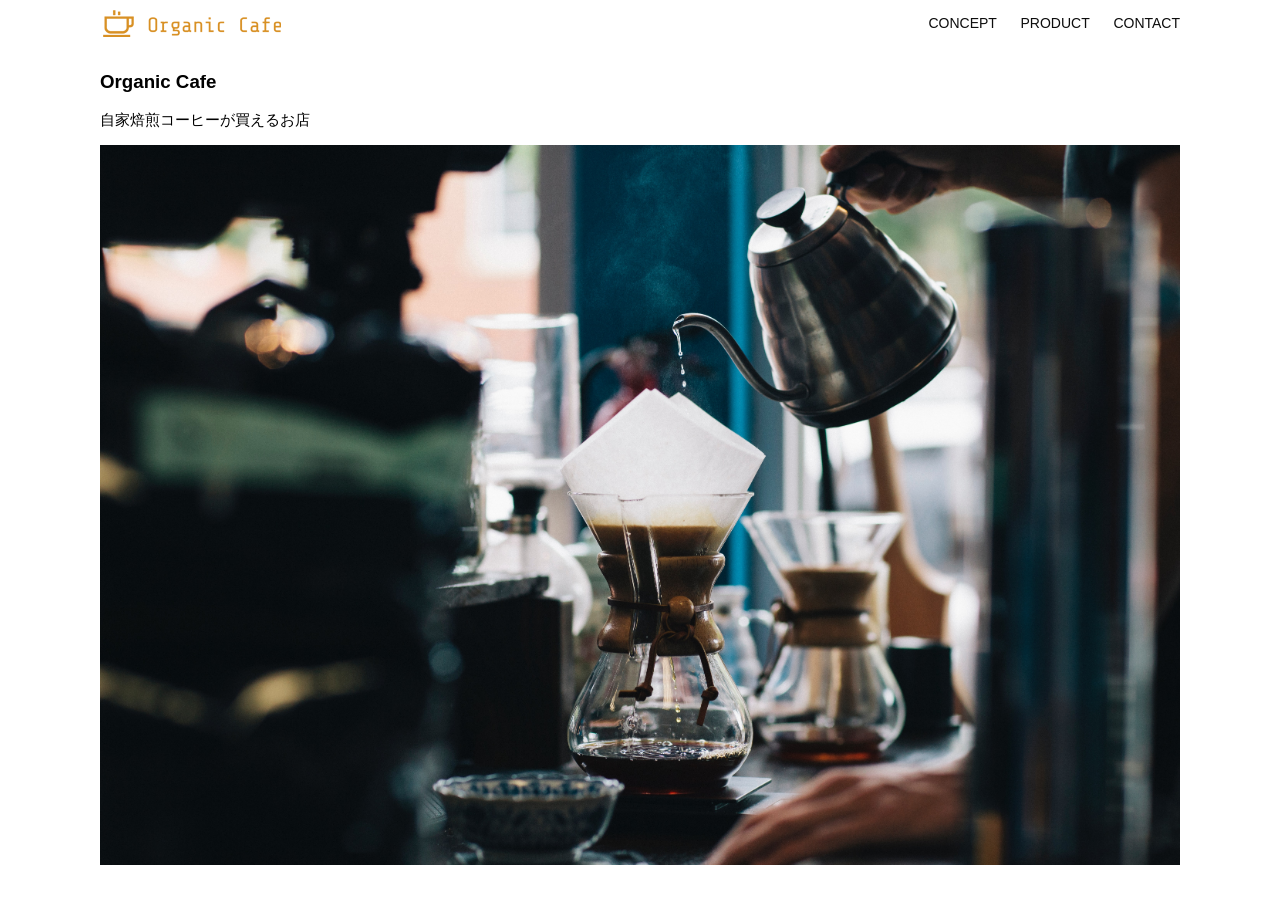
<file: kadai_013/index.html>
<!DOCTYPE html>
<html>
  <head>
    <title>Organic Cafe</title>
    <meta charset="UTF-8" />
    <meta
      name="description"
      content="自家焙煎のコーヒーがお家で楽しめるOrganic Cafe"
    />
    <meta
      name="viewport"
      content="width=device-width, initial-scale=1.0"
    />
    <link rel="stylesheet" href="style.css" />
  </head>

  <body>
    <!-- ヘッダー -->
    <header>
      <!-- ロゴ -->
      <a href="index.html" id="logo">
        <img src="images/logo.png" alt="トップページに戻る" />
      </a>

      <!-- PC用ナビゲーション -->
      <nav id="nav-pc">
        <a href="index.html#concept">CONCEPT</a>
        <a href="index.html#product">PRODUCT</a>
        <a href="index.html#contact">CONTACT</a>
      </nav>

      <!-- スマホ用メニューボタン -->
      <img
        id="menu-sp"
        src="images/button-menu.png"
        alt="ナビゲーションを開く"
        onclick="document.getElementById('nav-sp').style.display = 'block'"
      />

      <!-- スマホ用ナビゲーション -->
      <nav id="nav-sp">
        <ul>
          <li>
            <img
              id="close"
              src="images/button-close.png"
              alt="ナビゲーションを閉じる"
              onclick="document.getElementById('nav-sp').style.display = 'none'"
            />
          </li>

          <li>
            <a
              id="logo-sp"
              href="index.html"
              onclick="document.getElementById('nav-sp').style.display = 'none'"
            >
              <img src="images/logo-sp.png" alt="トップページに戻る" />
            </a>
          </li>

          <li>
            <a
              class="menu"
              href="index.html#concept"
              onclick="document.getElementById('nav-sp').style.display = 'none'"
            >
              CONCEPT
            </a>
          </li>

          <li>
            <a
              class="menu"
              href="index.html#product"
              onclick="document.getElementById('nav-sp').style.display = 'none'"
            >
              PRODUCT
            </a>
          </li>

          <li>
            <a
              class="menu"
              href="index.html#contact"
              onclick="document.getElementById('nav-sp').style.display = 'none'"
            >
              CONTACT
            </a>
          </li>
        </ul>
      </nav>
    </header>

    <main>
      <article>
        <!-- メインビジュアル -->
        <section id="main-visual">
          <div id="main-message">
            <h1>Organic Cafe</h1>
            <p>自家焙煎コーヒーが買えるお店</p>
          </div>

          <img
            src="images/main-image.jpg"
            alt="コーヒーをハンドドリップで淹れる画像"
          />
        </section>
      </article>
    </main>
  </body>
</html>
</file>
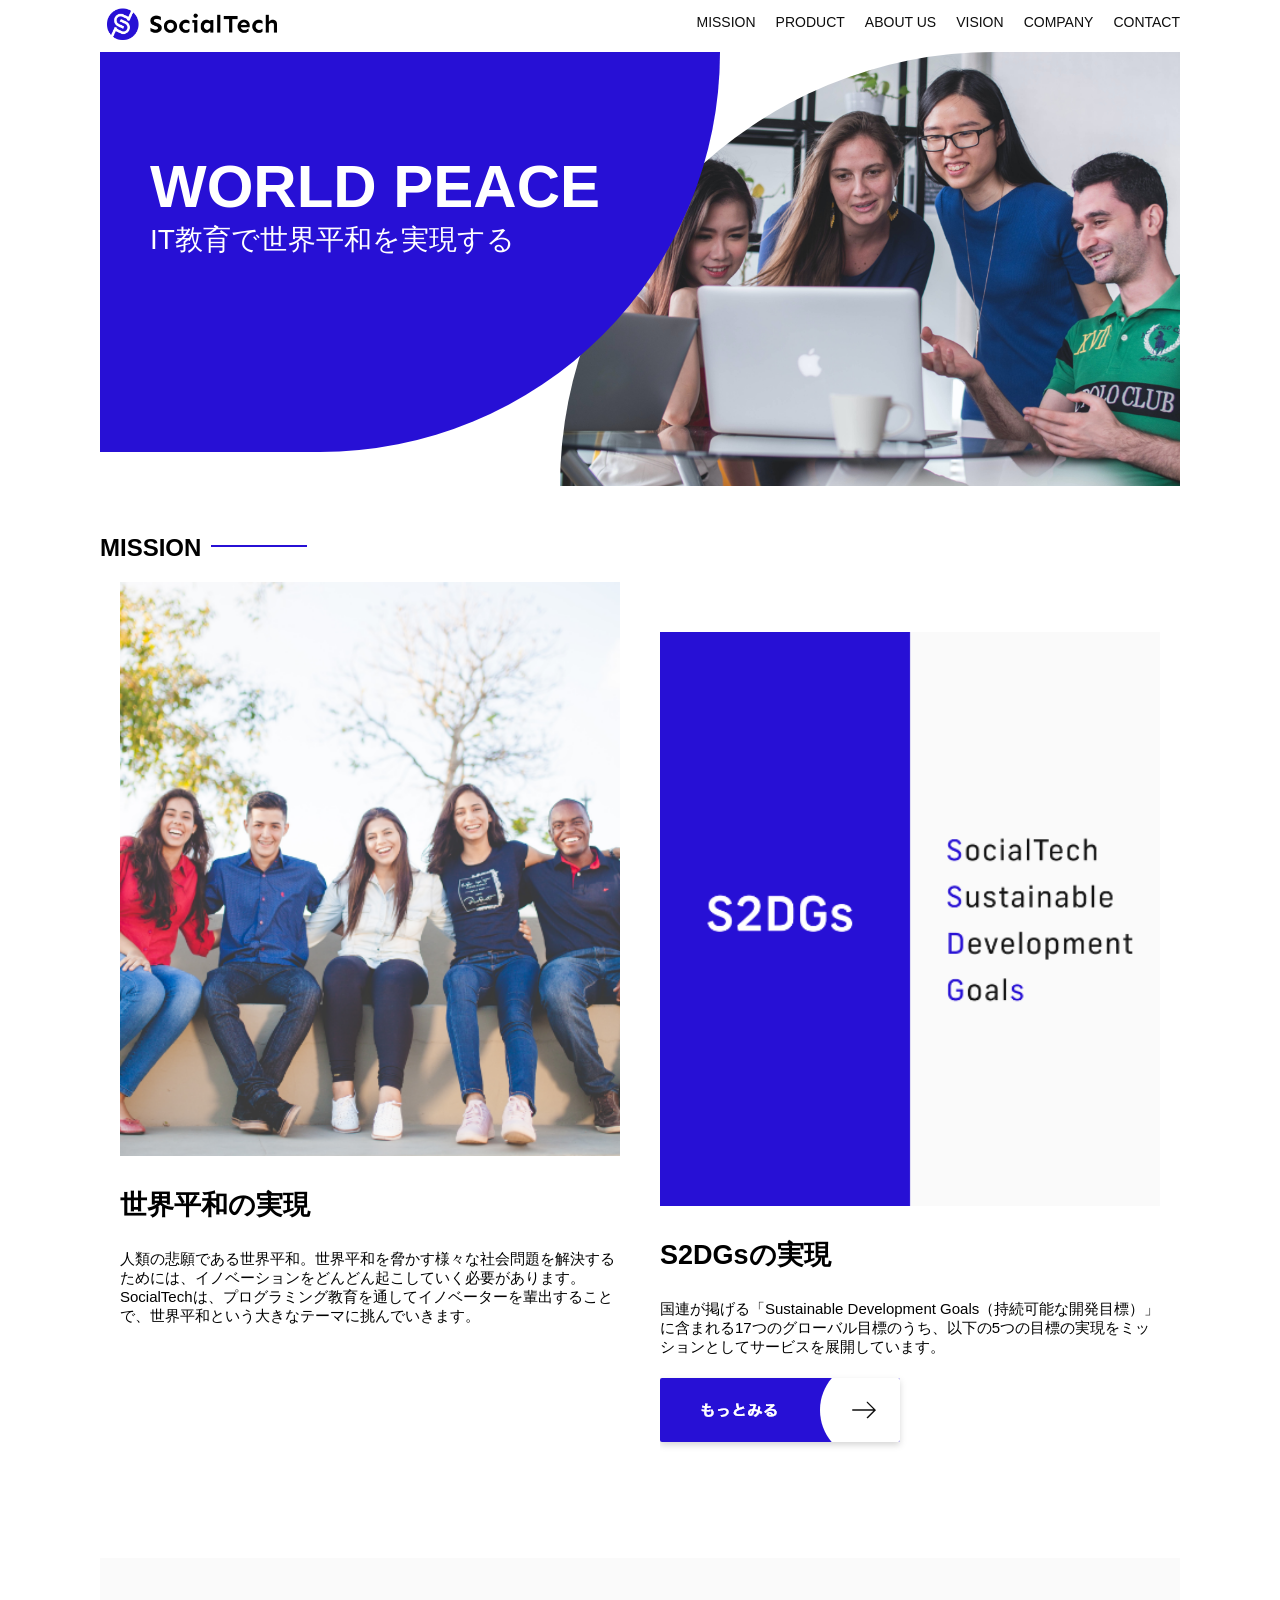
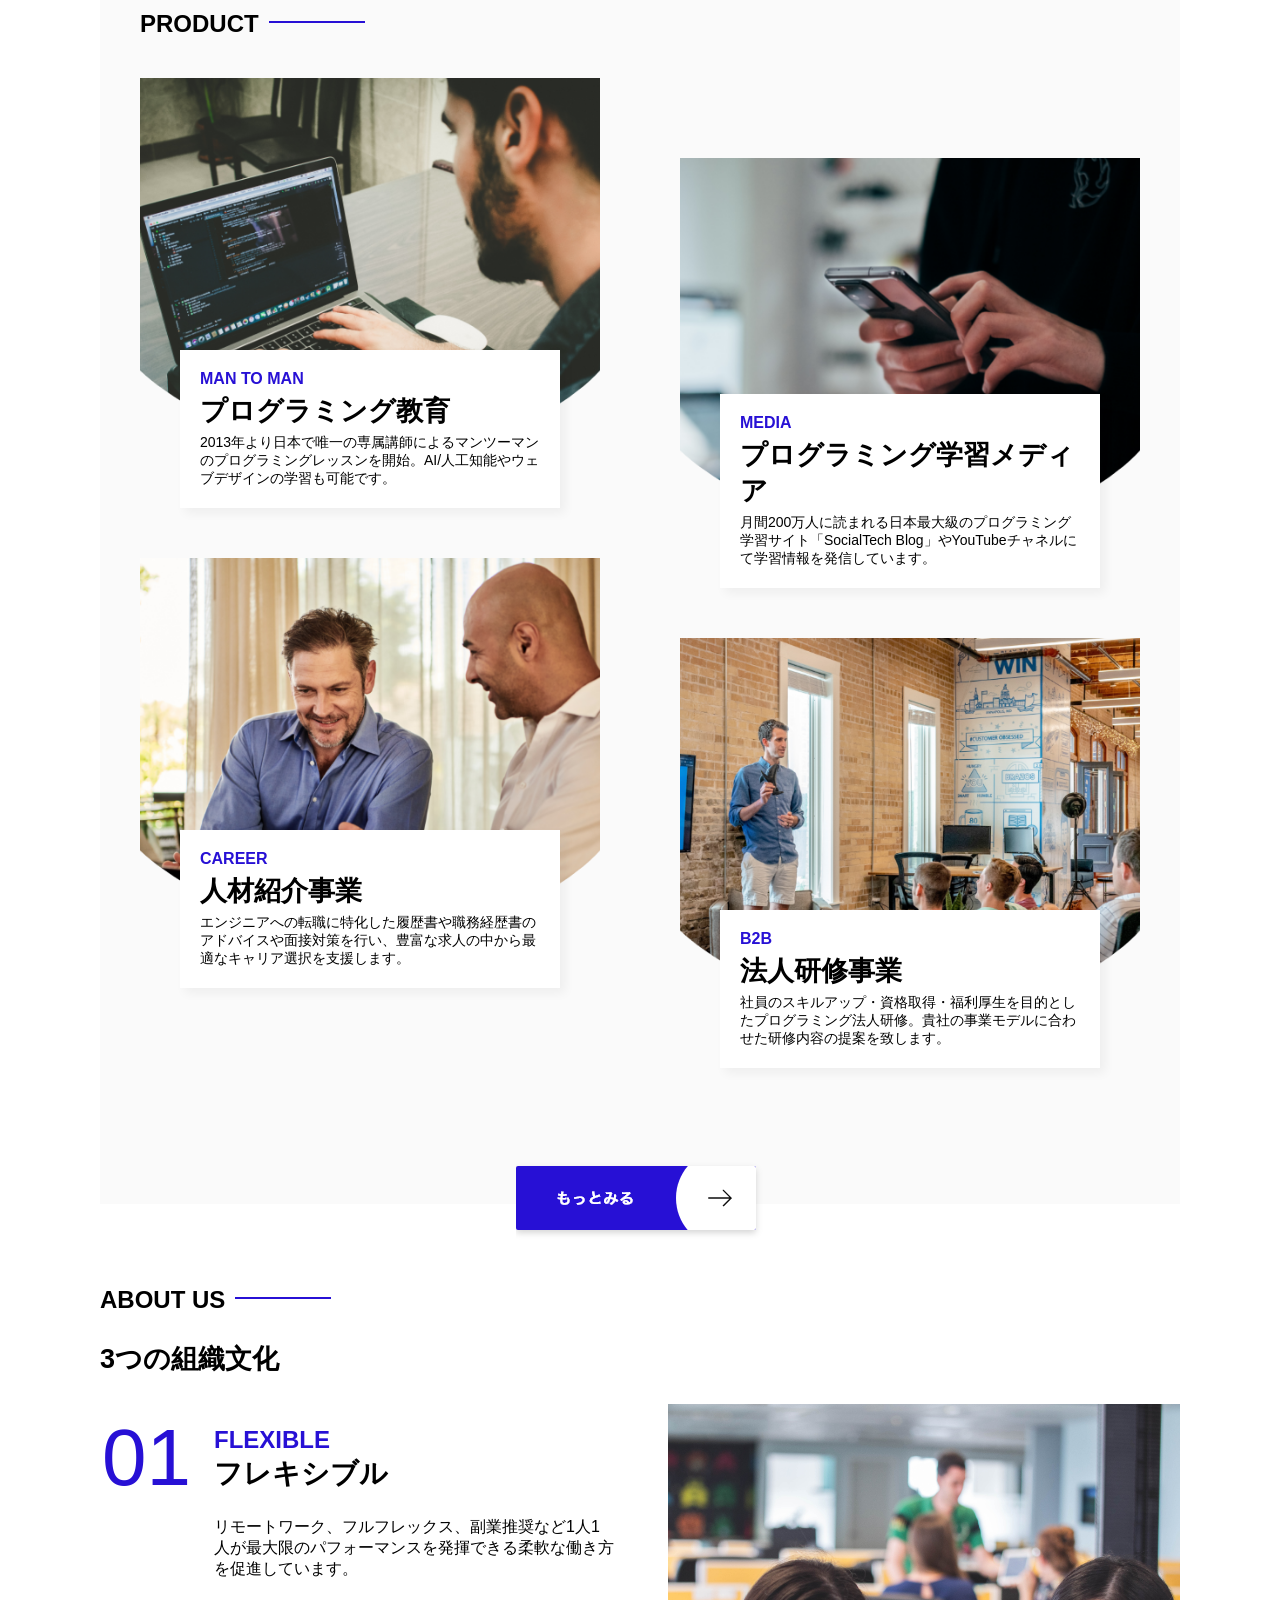
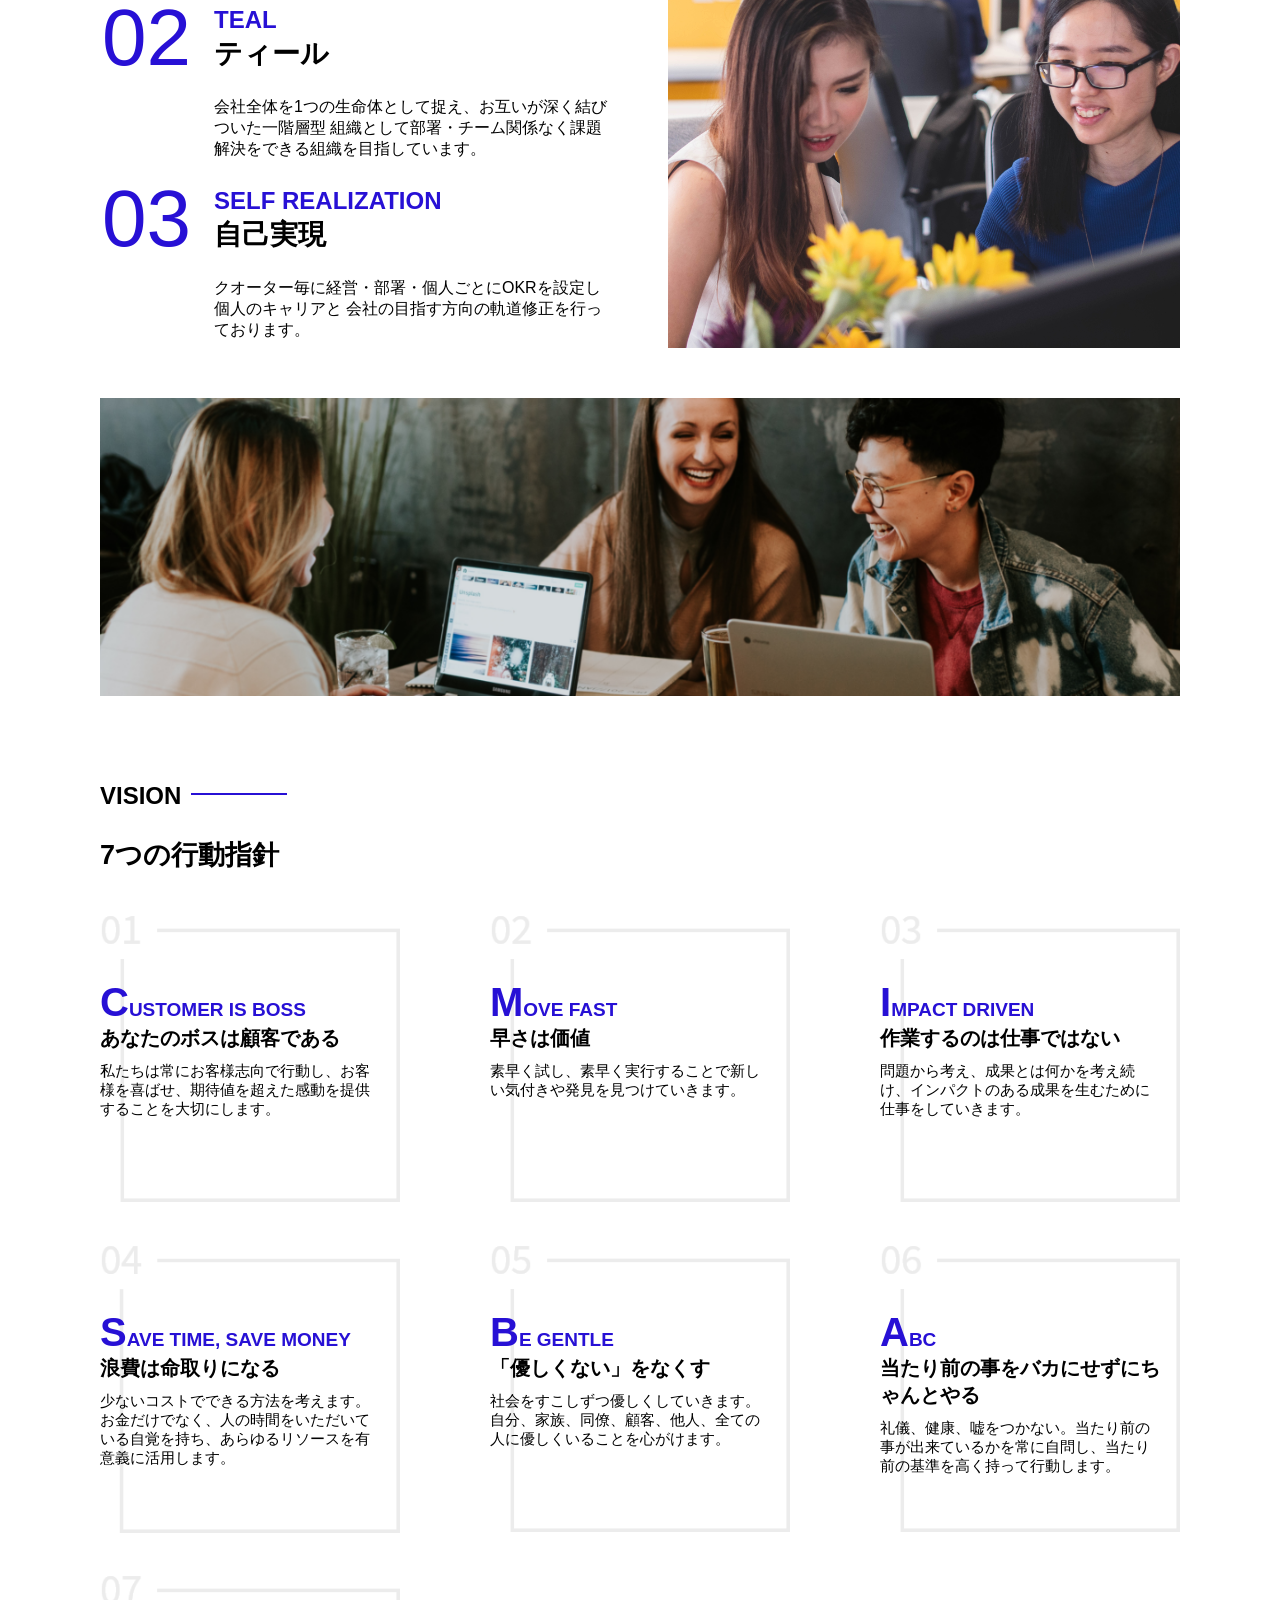
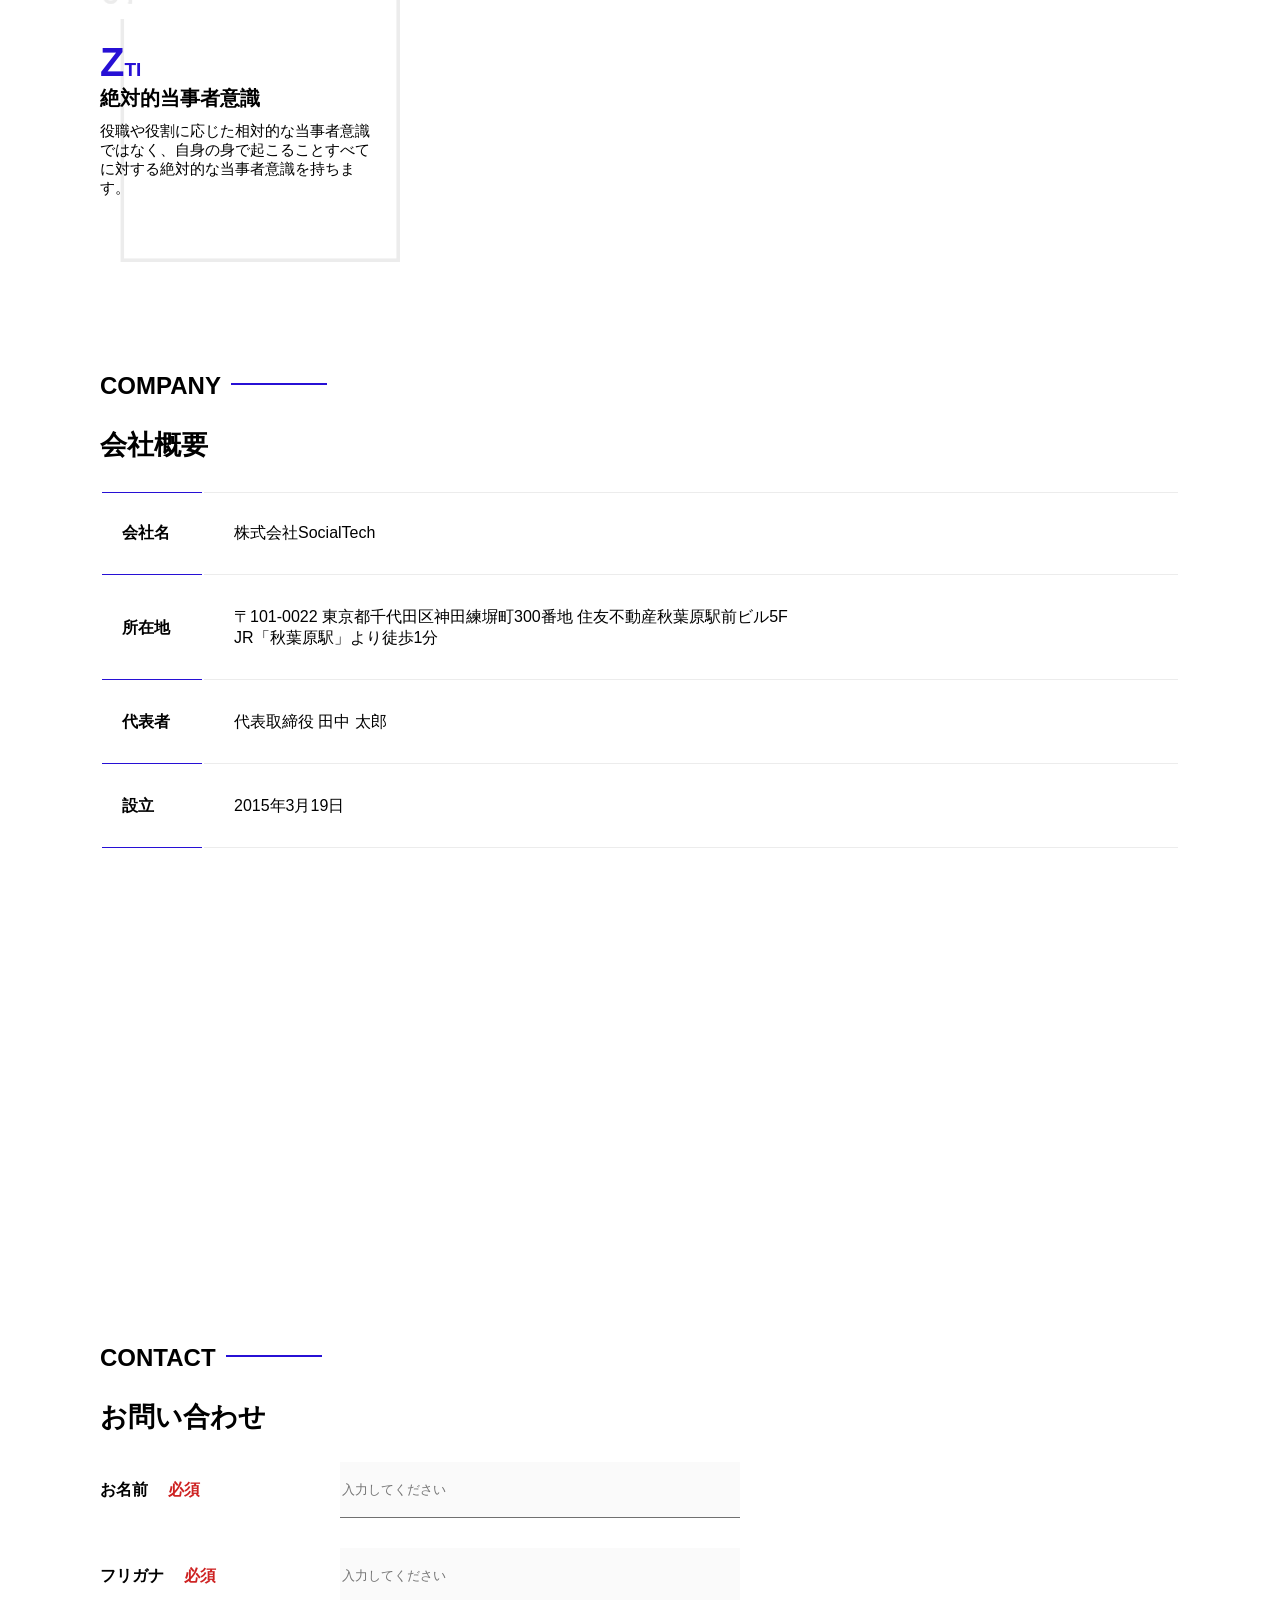
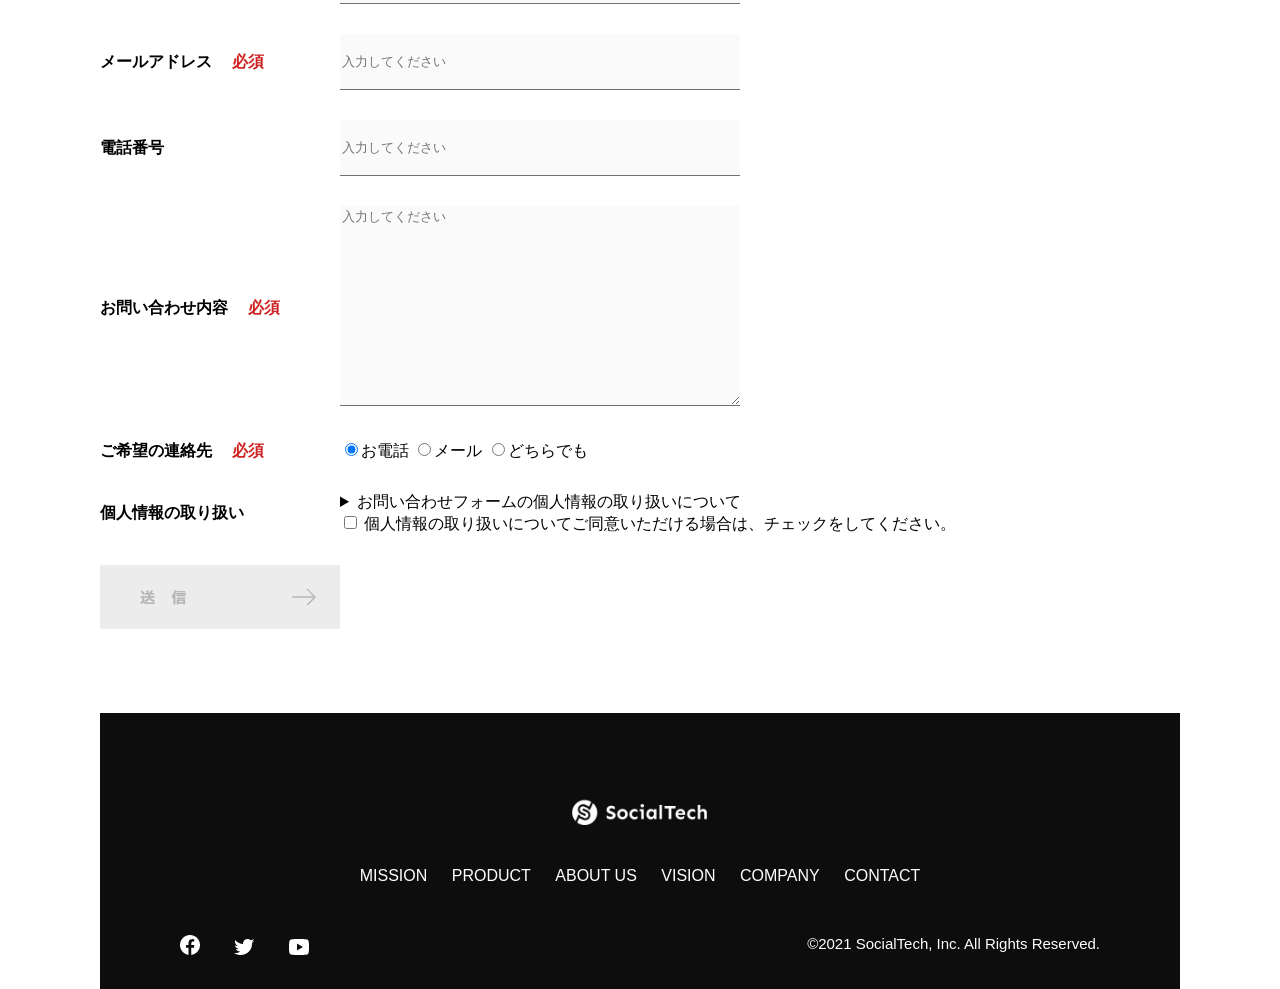
<file: kadai_tutorial_output/index.html>
<!DOCTYPE html>
<html>
  <head>
    <title>SocialTech</title>
    <meta charset="utf-8">
    <meta name="description" content="SocialTechはEdTech業界のリーディングカンパニーを目指します。">
    <meta name="viewport" content="width=device-width, initial-scale=1.0">
    <link rel="stylesheet" href="style.css">
  </head>

  <body>
    <!-- ヘッダー -->
    <header>
      <!-- ロゴ -->
      <a href="index.html" id="logo">
        <img src="images/logo.png" alt="トップページに戻る">
      </a>

      <!-- PC用ナビゲーション -->
      <nav id="nav-pc">
        <ul>
          <li><a href="mission.html">MISSION</a></li>
          <li><a href="product.html">PRODUCT</a></li>
          <li><a href="index.html#aboutus">ABOUT US</a></li>
          <li><a href="index.html#vision">VISION</a></li>
          <li><a href="index.html#company">COMPANY</a></li>
          <li><a href="index.html#contact">CONTACT</a></li>
        </ul>
      </nav>

      <!-- スマホ用メニューボタン -->
      <button id="menu-sp" onclick="document.getElementById('nav-sp').style.display = 'block'">
        <img src="images/button-menu.png" alt="ナビゲーションを開く">
      </button>

      <!-- スマホ用ナビゲーション -->
      <div id="nav-sp">
        <button id="close" onclick="document.getElementById('nav-sp').style.display = 'none'">
          <img src="images/button-close.png" alt="ナビゲーションを閉じる">
        </button>

        <nav>
          <ul>
            <li>
              <a id="logo-sp" href="index.html" onclick="document.getElementById('nav-sp').style.display = 'none'"><img src="images/logo-sp.png" alt="トップページに戻る"></a>
            </li>
            <li><a class="menu" href="mission.html" onclick="document.getElementById('nav-sp').style.display = 'none'">MISSION</a></li>
            <li><a class="menu" href="product.html" onclick="document.getElementById('nav-sp').style.display = 'none'">PRODUCT</a></li>
            <li><a class="menu" href="index.html#aboutus" onclick="document.getElementById('nav-sp').style.display = 'none'">ABOUT US</a></li>
            <li><a class="menu" href="index.html#vision" onclick="document.getElementById('nav-sp').style.display = 'none'">VISION</a></li>
            <li><a class="menu" href="index.html#company" onclick="document.getElementById('nav-sp').style.display = 'none'">COMPANY</a></li>
            <li><a class="menu" href="index.html#contact" onclick="document.getElementById('nav-sp').style.display = 'none'">CONTACT</a></li>
          </ul>
        </nav>
        <div id="sns">
          <a href="https://www.facebook.com/sejuku2013">
            <img src="images/button-facebook.png" alt="Facebookのリンク">
          </a>
          <a href="https://twitter.com/samuraijuku">
            <img src="images/button-twitter.png" alt="Twitterのリンク">
          </a>
          <a href="https://www.youtube.com/channel/UCCFOQO5aDK0xXam4cUQXT8g">
            <img src="images/button-youtube.png" alt="YouTubeのリンク">
          </a>
        </div>
      </div>
    </header>

    <main>
      <article>
        <!-- メインビジュアル -->
        <section id="main-visual">
          <div id="main-message">
            <h1>WORLD PEACE</h1>
            <p>IT教育で世界平和を実現する</p>
          </div>
          <img src="images/index/index-main.png" alt="PCの周りに集まる多国籍の仲間たち">
        </section>

        <!-- ミッション -->
        <section id="mission">
          <h2 class="index-h2">MISSION</h2>
          <div id="mission-flex">
            <div>
              <img id="mission-photo" src="images/index/index-mission.png" alt="屋外のベンチで写真を撮影する多国籍の仲間たち">
              <h3>世界平和の実現</h3>
              <p>人類の悲願である世界平和。世界平和を脅かす様々な社会問題を解決するためには、イノベーションをどんどん起こしていく必要があります。SocialTechは、プログラミング教育を通してイノベーターを輩出することで、世界平和という大きなテーマに挑んでいきます。</p>
            </div>
            <div>
              <img id="s2dgs" src="images/index/s2dgs.png" alt="S2DGs">
              <h3>S2DGsの実現</h3>
              <p>国連が掲げる「Sustainable Development Goals（持続可能な開発目標）」に含まれる17つのグローバル目標のうち、以下の5つの目標の実現をミッションとしてサービスを展開しています。</p>
              <a href="mission.html">
                <img src="images/button-more.png" alt="もっとみる">
              </a>
            </div>
          </div>
        </section>

        <!-- プロダクト -->
        <section id="product">
          <h2 class="index-h2">PRODUCT</h2>
          <div class="product-flex">
            <div id="product-left">
              <div>
                <img class="product-photo" src="images/index/index-mantoman.png" alt="PCでコードを書く男性">
                <div class="product-explain">
                  <span>MAN TO MAN</span>
                  <h3>プログラミング教育</h3>
                  <p>2013年より日本で唯一の専属講師によるマンツーマンのプログラミングレッスンを開始。AI/人工知能やウェブデザインの学習も可能です。</p>
                </div>
              </div>
              <div>
                <img class="product-photo" src="images/index/index-career.png" alt="笑顔で話し合う2人の男性">
                <div class="product-explain">
                  <span>CAREER</span>
                  <h3>人材紹介事業</h3>
                  <p>エンジニアへの転職に特化した履歴書や職務経歴書のアドバイスや面接対策を行い、豊富な求人の中から最適なキャリア選択を支援します。</p>
                </div>
              </div>
            </div>
            <div id="product-right">
              <div>
                <img class="product-photo" src="images/index/index-media.png" alt="スマートフォンを操作する人">
                <div class="product-explain">
                  <span>MEDIA</span>
                  <h3>プログラミング学習メディア</h3>
                  <p>月間200万人に読まれる日本最大級のプログラミング学習サイト「SocialTech Blog」やYouTubeチャネルにて学習情報を発信しています。</p>
                </div>
              </div>
              <div>
                <img class="product-photo" src="images/index/index-b2b.png" alt="講演中の男性とそれを聴く人々">
                <div class="product-explain">
                  <span>B2B</span>
                  <h3>法人研修事業</h3>
                  <p>社員のスキルアップ・資格取得・福利厚生を目的としたプログラミング法人研修。貴社の事業モデルに合わせた研修内容の提案を致します。</p>
                </div>
              </div>
            </div>
          </div>
          <div id="product-more">
            <a href="product.html">
              <img src="images/button-more.png" alt="もっとみる">
            </a>
          </div>
        </section>

        <!-- ABOUT US -->
        <section id="aboutus">
          <h2 class="index-h2">ABOUT US</h2>
          <h3>3つの組織文化</h3>
          <div>
            <table class="culture-table">
              <tr>
                <td class="culture-num">01</td>
                <th><span class="culture-en">FLEXIBLE</span><br>フレキシブル</th>
              </tr>
              <tr>
                <td>
                  <!--空のセル-->
                </td>
                <td class="culture-description">リモートワーク、フルフレックス、副業推奨など1人1人が最大限のパフォーマンスを発揮できる柔軟な働き方を促進しています。</td>
              </tr>
              <tr>
                <td class="culture-num">02</td>
                <th><span class="culture-en">TEAL</span><br>ティール</th>
              </tr>
              <tr>
                <td>
                  <!--空のセル-->
                </td>
                <td class="culture-description">会社全体を1つの生命体として捉え、お互いが深く結びついた一階層型 組織として部署・チーム関係なく課題解決をできる組織を目指しています。</td>
              </tr>
              <tr>
                <td class="culture-num">03</td>
                <th><span class="culture-en">SELF REALIZATION</span><br>自己実現</th>
              </tr>
              <tr>
                <td>
                  <!--空のセル-->
                </td>
                <td class="culture-description">クオーター毎に経営・部署・個人ごとにOKRを設定し個人のキャリアと 会社の目指す方向の軌道修正を行っております。</td>
              </tr>
            </table>
            <img class="culture-img" src="images/index/index-aboutus1.png" alt="笑顔で話し合う2人の女性">
          </div>
          <img class="culture-img2" src="images/index/index-aboutus2.png" alt="笑顔で話し合う3人の男女">
        </section>

        <!-- VISION -->
        <section id="vision">
          <h2 class="index-h2">VISION</h2>
          <h3>7つの行動指針</h3>
          <div>
            <div class="vision-box">
              <img src="images/index/vision-01.png" alt="01">
              <div>
                <h4>CUSTOMER IS BOSS</h4>
                <h5>あなたのボスは顧客である</h5>
                <p>私たちは常にお客様志向で行動し、お客様を喜ばせ、期待値を超えた感動を提供することを大切にします。</p>
              </div>
            </div>
            <div class="vision-box">
              <img src="images/index/vision-02.png" alt="02">
              <div>
                <h4>MOVE FAST</h4>
                <h5>早さは価値</h5>
                <p>素早く試し、素早く実行することで新しい気付きや発見を見つけていきます。</p>
              </div>
            </div>
            <div class="vision-box">
              <img src="images/index/vision-03.png" alt="03">
              <div>
                <h4>IMPACT DRIVEN</h4>
                <h5>作業するのは仕事ではない</h5>
                <p>問題から考え、成果とは何かを考え続け、インパクトのある成果を生むために仕事をしていきます。</p>
              </div>
            </div>
            <div class="vision-box">
              <img src="images/index//vision-04.png" alt="04">
              <div>
                <h4>SAVE TIME, SAVE MONEY</h4>
                <h5>浪費は命取りになる</h5>
                <p>少ないコストでできる方法を考えます。お金だけでなく、人の時間をいただいている自覚を持ち、あらゆるリソースを有意義に活用します。</p>
              </div>
            </div>
            <div class="vision-box">
              <img src="images/index/vision-05.png" alt="05">
              <div>
                <h4>BE GENTLE</h4>
                <h5>「優しくない」をなくす</h5>
                <p>社会をすこしずつ優しくしていきます。自分、家族、同僚、顧客、他人、全ての人に優しくいることを心がけます。</p>
              </div>
            </div>
            <div class="vision-box">
              <img src="images/index/vision-06.png" alt="06">
              <div>
                <h4>ABC</h4>
                <h5>当たり前の事をバカにせずにちゃんとやる</h5>
                <p>礼儀、健康、嘘をつかない。当たり前の事が出来ているかを常に自問し、当たり前の基準を高く持って行動します。</p>
              </div>
            </div>
            <div class="vision-box">
              <img src="images/index/vision-07.png" alt="07">
              <div>
                <h4>ZTI</h4>
                <h5>絶対的当事者意識</h5>
                <p>役職や役割に応じた相対的な当事者意識ではなく、自身の身で起こることすべてに対する絶対的な当事者意識を持ちます。</p>
              </div>
            </div>
          </div>
        </section>

        <!-- COMPANY -->
        <section id="company">
          <h2 class="index-h2">COMPANY</h2>
          <h3>会社概要</h3>
          <table id="company-table">
            <tr>
              <th class="tableheader tableheader-first">会社名</th>
              <td class="cell cell-first">株式会社SocialTech</td>
            </tr>
            <tr>
              <th class="tableheader">所在地</th>
              <td class="cell">〒101-0022 東京都千代田区神田練塀町300番地 住友不動産秋葉原駅前ビル5F<br>JR「秋葉原駅」より徒歩1分</td>
            </tr>
            <tr>
              <th class="tableheader">代表者</th>
              <td class="cell">代表取締役 田中 太郎</td>
            </tr>
            <tr>
              <th class="tableheader">設立</th>
              <td class="cell">2015年3月19日</td>
            </tr>
          </table>
          <iframe src="https://www.google.com/maps/embed?pb=!1m18!1m12!1m3!1d3240.0688551336807!2d139.7720776771055!3d35.69992317258124!2m3!1f0!2f0!3f0!3m2!1i1024!2i768!4f13.1!3m3!1m2!1s0x60188fee13660e23%3A0x77137876edf742ac!2z5L2P5Y-L5LiN5YuV55Sj56eL6JGJ5Y6f6aeF5YmN44OT44Or!5e0!3m2!1sja!2sjp!4v1704858013291!5m2!1sja!2sjp" style="border: 0" allowfullscreen="" loading="lazy"></iframe>
        </section>

        <!-- お問い合わせフォーム -->
        <section id="contact">
          <h2 class="index-h2">CONTACT</h2>
          <h3>お問い合わせ</h3>
          <form>
            <div>
              <div class="contact-heading">
                <label class="contact-label">お名前<span class="contact-span">必須</span></label>
              </div>
              <div>
                <input type="text" name="name" placeholder="入力してください" class="contact-textbox">
              </div>
            </div>
            <div>
              <div class="contact-heading">
                <label class="contact-label">フリガナ<span class="contact-span">必須</span></label>
              </div>
              <div>
                <input type="text" name="hurigana" placeholder="入力してください" class="contact-textbox">
              </div>
            </div>
            <div>
              <div class="contact-heading">
                <label class="contact-label">メールアドレス<span class="contact-span">必須</span></label>
              </div>
              <div>
                <input type="text" name="email" placeholder="入力してください" class="contact-textbox">
              </div>
            </div>
            <div>
              <div class="contact-heading">
                <label class="contact-label">電話番号</label>
              </div>
              <div>
                <input type="text" name="tel" placeholder="入力してください" class="contact-textbox">
              </div>
            </div>
            <div>
              <div class="contact-heading">
                <label class="contact-label">お問い合わせ内容<span class="contact-span">必須</span></label>
              </div>
              <div>
                <textarea class="contact-textarea" placeholder="入力してください" name="message"></textarea>
              </div>
            </div>
            <div>
              <div class="contact-heading">
                <label class="contact-label">ご希望の連絡先<span class="contact-span">必須</span></label>
              </div>
              <div><input class="radiobutton" type="radio" value="tel" name="contact" checked><label>お電話</label> <input class="radiobutton" type="radio" value="mail" name="contact"><label>メール</label> <input class="radiobutton" type="radio" value="both" name="contact"><label>どちらでも</label></div>
            </div>
            <div>
              <div class="contact-heading">
                <label class="contact-label">個人情報の取り扱い</label>
              </div>
              <div>
                <details>
                  <summary>お問い合わせフォームの個人情報の取り扱いについて</summary>
                  <div>
                    <dl>
                      <dt>１．組織の名称又は氏名</dt>
                      <dd>株式会社SocialTech</dd>
                      <dt>２．個人情報保護管理者（若しくはその代理人）の氏名又は職名、所属及び連絡先</dt>
                      <dd>
                        <p>鈴木 一郎 コーポレート部</p>
                        <p>メールアドレス：samurai@example.com</p>
                        <p>TEL：03-1234-5678</p>
                      </dd>
                      <dt>３．個人情報の利用目的</dt>
                      <dd>
                        <ul>
                          <li>・本サービス及び本サービスに関連する情報の提供又はそれらに関する連絡のため</li>
                          <li>・ユーザーの本人確認のため</li>
                          <li>・当社サービスのご案内のため</li>
                          <li>・当社の商品等の広告または宣伝（電子メールによるものを含むものとします。）</li>
                        </ul>
                      </dd>
                      <dt>４．個人情報の取り扱い業務の委託</dt>
                      <dd>個人情報の取扱業務の全部または一部を外部に業務委託する場合があります。その際、弊社は、個人情報を適切に保護できる管理体制を敷き実行していることを条件として委託先を厳選したうえで、機密保持契約を委託先と締結し、お客様の個人情報を厳密に管理させます。</dd>
                      <dt>５．個人情報の開示等の請求</dt>
                      <dd>
                        お客様は、弊社に対してご自身の個人情報の開示等（利用目的の通知、開示、内容の訂正・追加・削除、利用の停止または消去、第三者への提供の停止）に関して、当社問合わせ窓口に申し出ることができます。<br>
                        その際、弊社はお客様ご本人を確認させていただいたうえで、合理的な期間内に対応いたします。<br>
                        なお、個人情報に関する弊社問合わせ先は、次の通りです。
                      </dd>
                      <dd>
                        <p>株式会社SocialTech　個人情報問合せ窓口</p>
                        <p>〒150-0043　東京都千代田区神田練塀町300番地 住友不動産秋葉原駅前ビル5F</p>
                        <p>メールアドレス：samurai@example.com　TEL：03-1234-5678</p>
                      </dd>

                      <dt>６．個人情報を提供されることの任意性について</dt>
                      <dd>お客様がご自身の個人情報を弊社に提供されるか否かは、お客様のご判断によりますが、もしご提供されない場合には、適切なサービスが提供できない場合がありますので予めご了承ください。</dd>
                    </dl>
                  </div>
                </details>
                <input type="checkbox" name="agree">
                <span>個人情報の取り扱いについてご同意いただける場合は、チェックをしてください。</span>
              </div>
            </div>
            <input type="image" src="images/button-submit.png" alt="送信する">
          </form>
        </section>
      </article>
    </main>

    <footer>
      <div id="footer-logo">
        <img src="images/logo-sp.png" alt="SocialTech">
      </div>
      <div id="footer-link">
        <a href="mission.html">MISSION</a>
        <a href="product.html">PRODUCT</a>
        <a href="index.html#aboutus">ABOUT US</a>
        <a href="index.html#vision">VISION</a>
        <a href="index.html#company">COMPANY</a>
        <a href="index.html#contact">CONTACT</a>
      </div>
      <div id="sns-footer">
        <div class="sns-btns">
          <a href="https://www.facebook.com/sejuku2013"><img src="images/button-facebook.png" alt="Facebookのリンク"></a>
          <a href="https://twitter.com/samuraijuku"><img src="images/button-twitter.png" alt="Twitterのリンク"></a>
          <a href="https://www.youtube.com/channel/UCCFOQO5aDK0xXam4cUQXT8g"><img src="images/button-youtube.png" alt="YouTubeのリンク"></a>
        </div>
        <p id="copyright">&copy;2021 SocialTech, Inc. All Rights Reserved.</p>
      </div>
    </footer>

  </body>
</html>
</file>
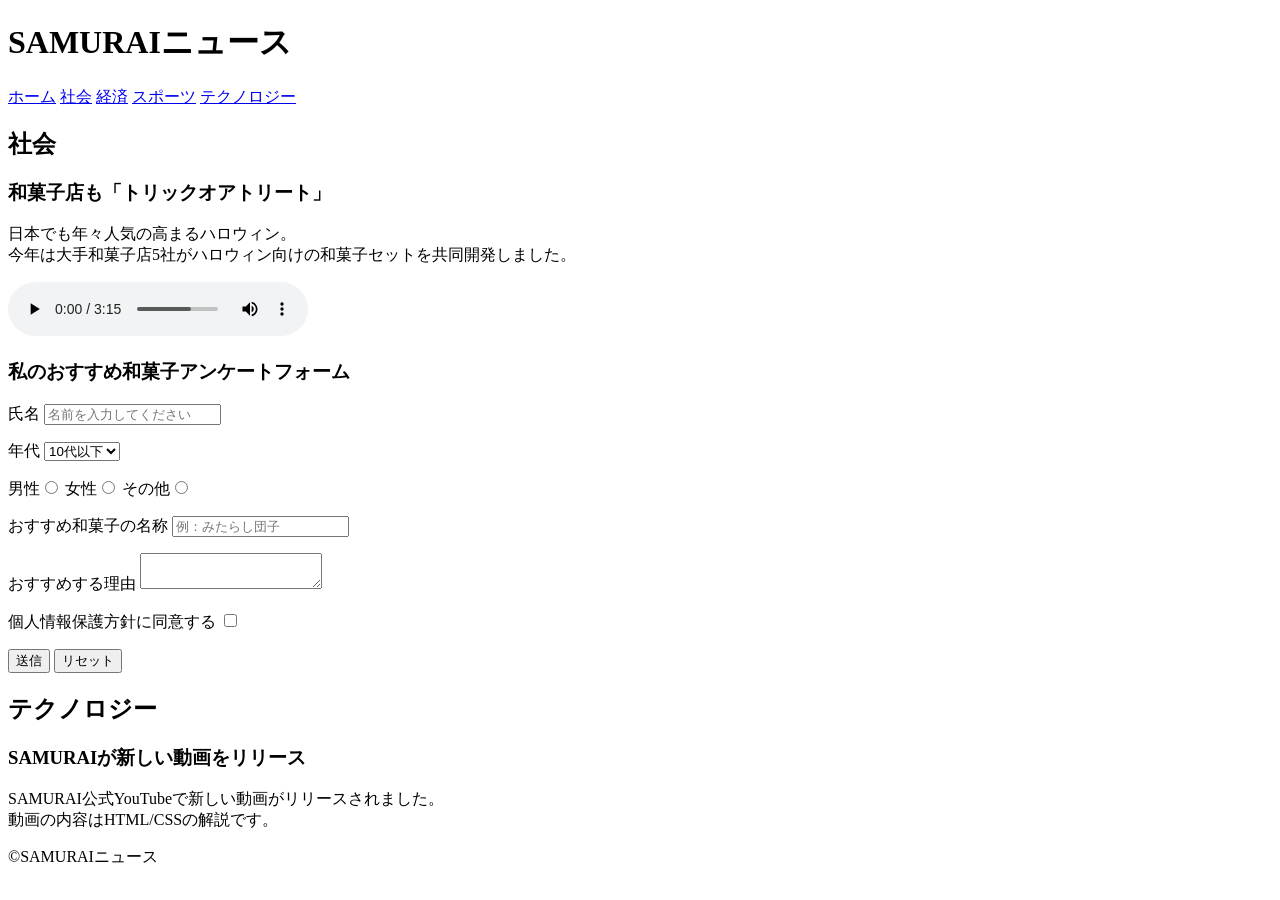
<file: kadai_008/kadai_008.html>
<!DOCTYPE html>
<html>
<head>
  <title>8章課題</title>
  <meta name="description" content="このページは8章の課題です。">
  <meta charset="UTF-8">
</head>
<body>
  <header>
    <h1>SAMURAIニュース</h1>
    <nav>
      <a href="https://www.sejuku.net/">ホーム</a>
      <a href="https://www.sejuku.net/">社会</a>
      <a href="https://www.sejuku.net/">経済</a>
      <a href="https://www.sejuku.net/">スポーツ</a>
      <a href="https://www.sejuku.net/">テクノロジー</a>
    </nav>
  </header>

  <main>
    <article>
      <h2>社会</h2>
      <section>
        <h3>和菓子店も「トリックオアトリート」</h3>
        <p>日本でも年々人気の高まるハロウィン。<br>
          今年は大手和菓子店5社がハロウィン向けの和菓子セットを共同開発しました。
        </p>
        <audio src="ichi.mp3" controls></audio>
       </section>

      <section>
        <h3>私のおすすめ和菓子アンケートフォーム</h3>
        <form>
          <p>
            <label>氏名</label>
            <input type="text" placeholder="名前を入力してください">
          </p>

          <p>
            <label>年代</label>
            <select>
              <option>10代以下</option>
              <option>20代</option>
              <option>30代</option>
              <option>40代以上</option>
            </select>
          </p>

          <p>
            <label>男性</label><input type="radio" name="gender">
            <label>女性</label><input type="radio" name="gender">
            <label>その他</label><input type="radio" name="gender">
          </p>

           <p>
            <label>おすすめ和菓子の名称</label>
            <input type="text" placeholder="例：みたらし団子">
          </p>

           <p>
            <label>おすすめする理由</label>
            <textarea></textarea>
          </p>

          <p>
            <label>個人情報保護方針に同意する</label>
            <input type="checkbox">
          </p>

          <p>
            <input type="submit" value="送信">
            <input type="reset" value="リセット">
          </p>

        </form>
      </section>
    </article>


    <article>
      <h2>テクノロジー</h2>
      <section>
        <h3>SAMURAIが新しい動画をリリース</h3>
         <p>
          SAMURAI公式YouTubeで新しい動画がリリースされました。<br>
          動画の内容はHTML/CSSの解説です。
        </p>
      </section>
    </article>
  </main>
  <footer>
    <p>©SAMURAIニュース</p>
  </footer>
</body>
</html>
</file>
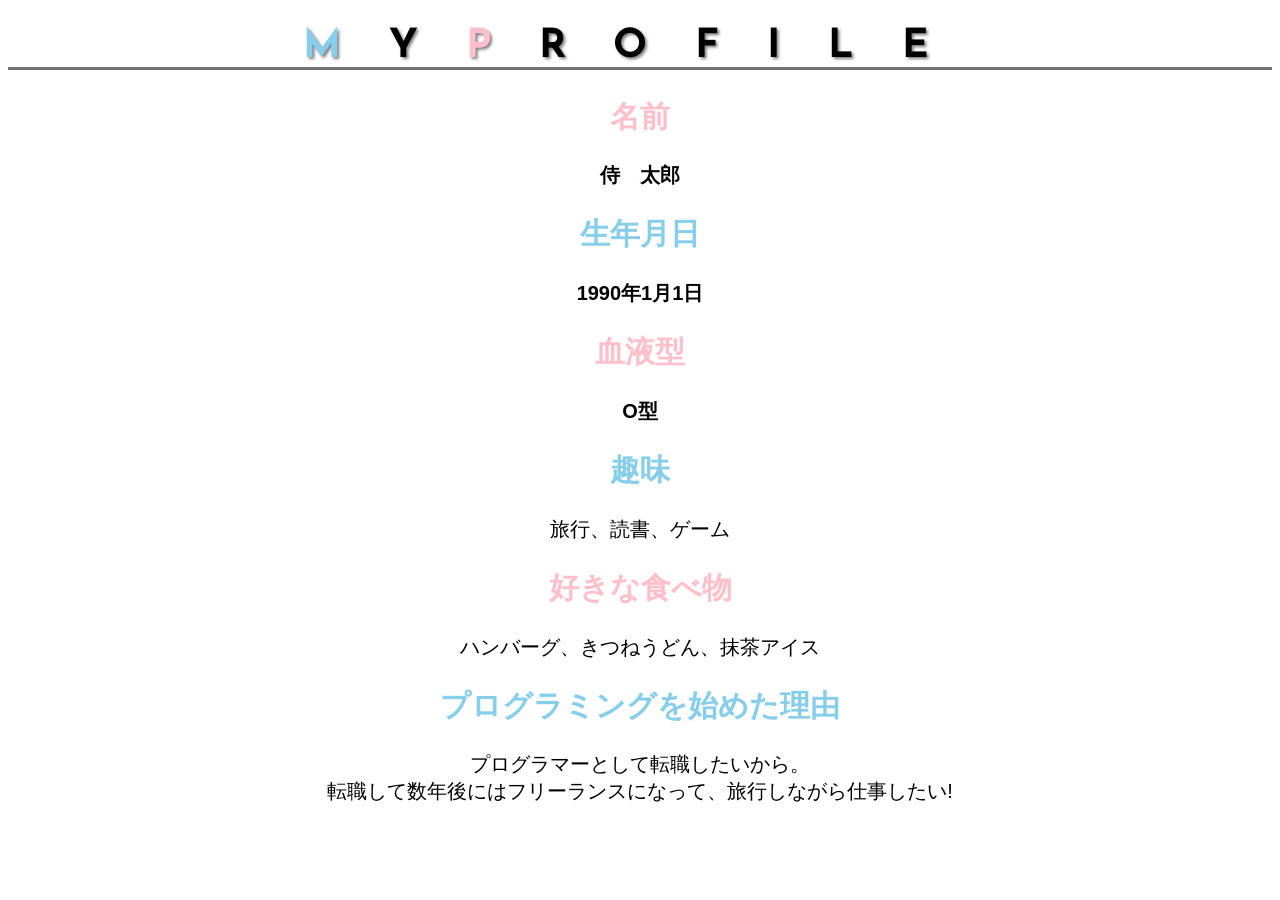
<file: kadai_015/kadai_015.html>
<!DOCTYPE html>
<html>
<head>
  <title>15章課題</title>
  <meta charset="UTF-8">
  <meta name="description" content="このページは15章の課題です。">
  <link rel="stylesheet" href="style.css">
    <link rel="preconnect" href="https://fonts.googleapis.com">
    <link rel="preconnect" href="https://fonts.gstatic.com" crossorigin>
    <link href="https://fonts.googleapis.com/css2?family=Josefin+Sans&display=swap" rel="stylesheet">
</head>

<body>
  <h1><span class="blue">M</span>Y<span class="pink">P</span>ROFILE</h1>
  <div id="basic">
    <h2 class="pink">名前</h2>
    <p>侍　太郎</p>
    <h2 class="blue">生年月日</h2>
    <p>1990年1月1日</p>
    <h2 class="pink">血液型</h2>
    <p>O型</p>
  </div>

  <h2 class="blue">趣味</h2>
  <P>旅行、読書、ゲーム</P>
  <h2 class="pink">好きな食べ物</h2>
  <p>ハンバーグ、きつねうどん、抹茶アイス</p>
  <h2 class="blue">プログラミングを始めた理由</h2>
  <p>プログラマーとして転職したいから。
    <br>転職して数年後にはフリーランスになって、旅行しながら仕事したい!</p>

</body>


</html>
</file>
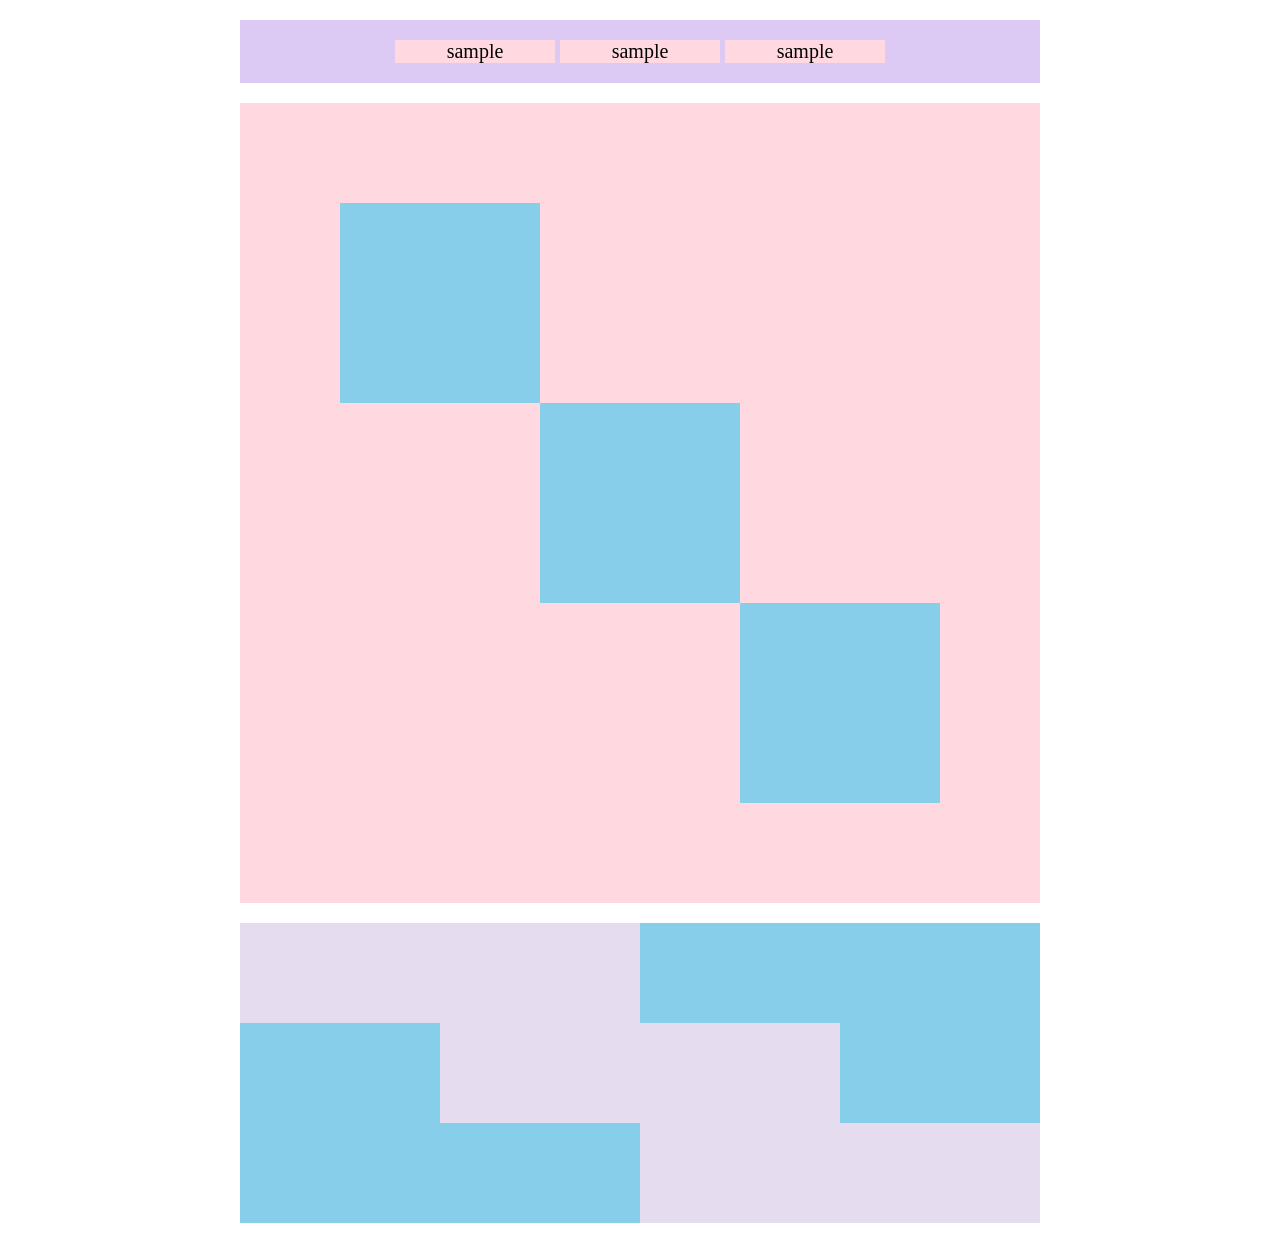
<file: kadai_018/kadai_018.html>
<!DOCTYPE html>
<html>
<head>
  <meta charset="UTF-8">
  <link rel="stylesheet" href="style.css">
  <meta name="description" content="このページは18章の課題です。">
  <title>18章課題</title>
</head>

<body>
  <div id="top">
    <p class="top-child">sample</p>
    <p class="top-child">sample</p>
    <p class="top-child">sample</p>
  </div>

  <div id="middle">
    <div id="middle-child01"></div>
    <div id="middle-child02"></div>
    <div id="middle-child03"></div>
  </div>

  <div id="bottom">
    <div id="bottom-child01"></div>
    <div id="bottom-child02"></div>
    <div id="bottom-child03"></div>
  </div>

</body>
</html>
</file>
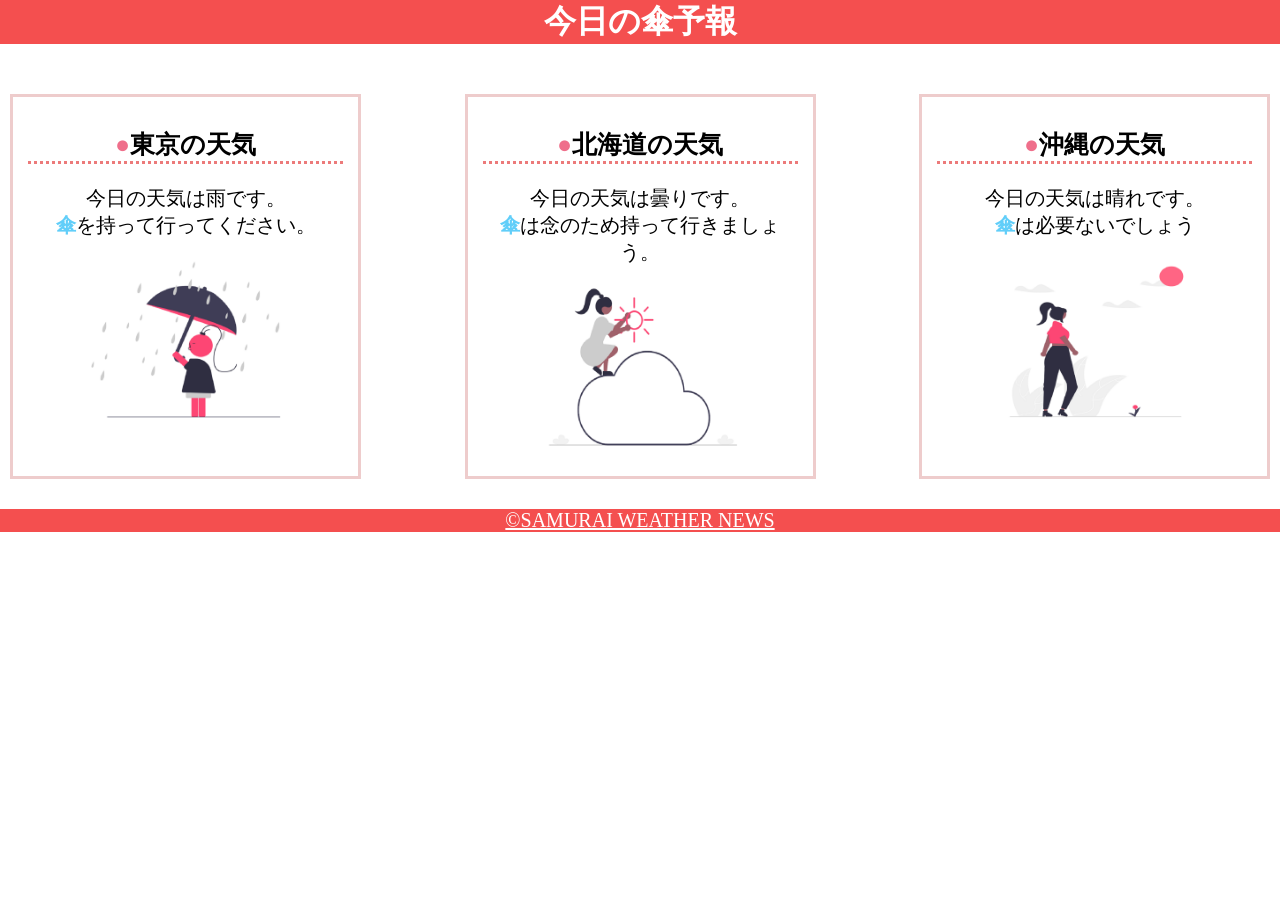
<file: kadai_022/kadai_022.html>
<!DOCTYPE html>
<html>
    <head>
        <meta charset="UTF-8">
        <meta name="viewport" content="width=device-width, initial-scale=1.0">
        <link rel="stylesheet" href="style.css">
        <meta name="description" content="このページは22章の課題です。">
        <title>22章課題</title>
    </head>
    <body>
       
        <header>
            <h1>今日の傘予報</h1>
        </header>  
 
        <main>

            <div id="parent">
                <div class="contents">
                    <h2>東京の天気</h2>
                    <p>今日の天気は雨です。</p>
                    <p>傘を持って行ってください。</p>
                    <img src="images/rainy.png" alt="雨">
                </div>
 
                <div class="contents">
                    <h2>北海道の天気</h2>
                    <p>今日の天気は曇りです。</p>
                    <p>傘は念のため持って行きましょう。</p>
                    <img src="images/cloudy.png" alt="曇り">
                </div>
 
                <div class="contents">
                    <h2>沖縄の天気</h2>
                    <p>今日の天気は晴れです。</p>
                    <p>傘は必要ないでしょう</p>
                    <img src="images/sunny.png" alt="晴れ">
                </div>

            </div>    
 
        </main>
 
        <footer>
            <a href="https://www.sejuku.net/corp/">&copy;SAMURAI WEATHER NEWS</a>
         </footer>
 
    </body>
</html>
</file>
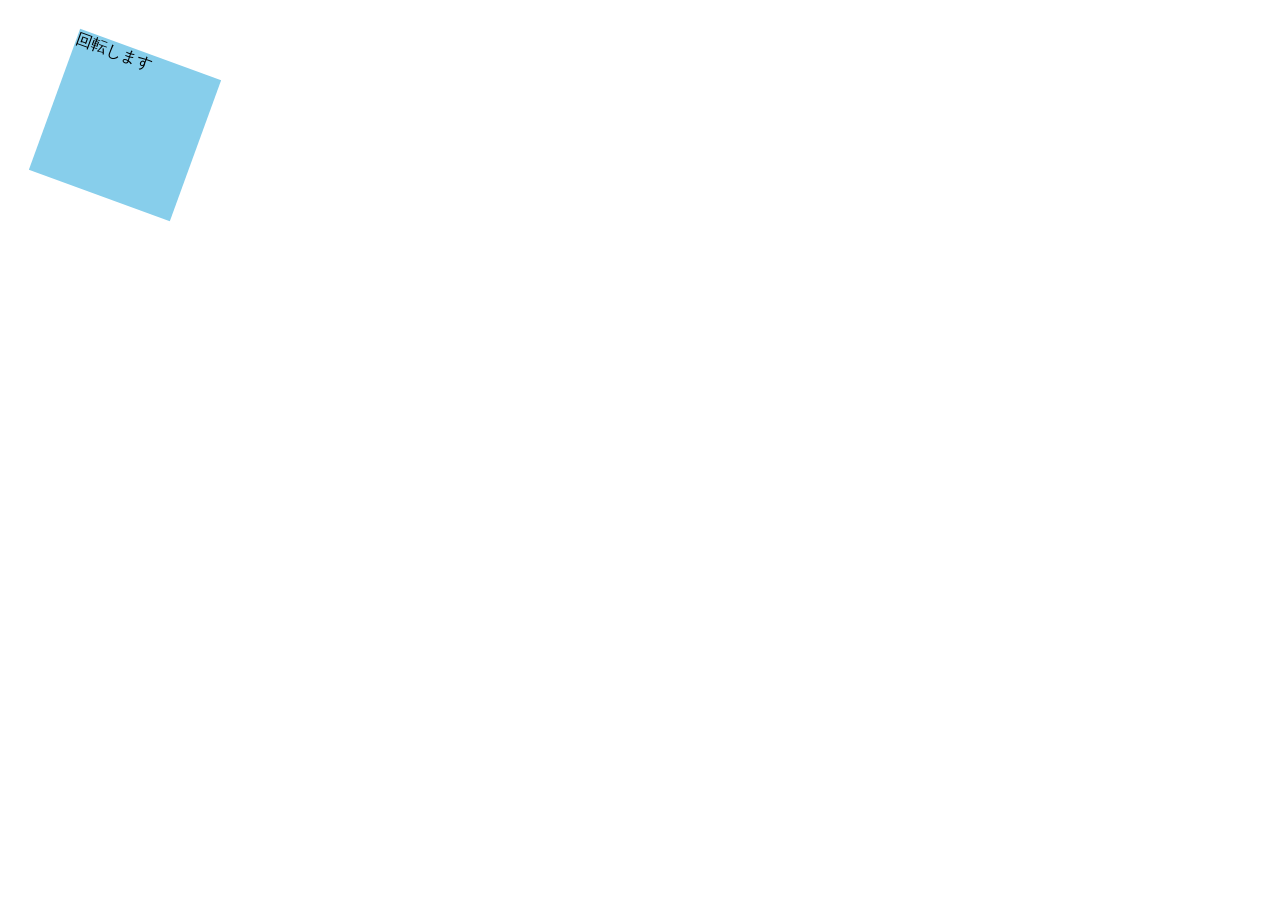
<file: kadai_mdn_css/mdn.html>
<!DOCTYPE html>
<html>

<head>
    <style>
        div {
            position: absolute;
            left: 50px;
            top: 50px;
            width: 150px;
            height: 150px;
            background-color: skyblue;
            transform: rotate(20deg);
        }
    </style>
</head>

<body>
    <div>
        回転します
    </div>

</body>

</html>
</file>
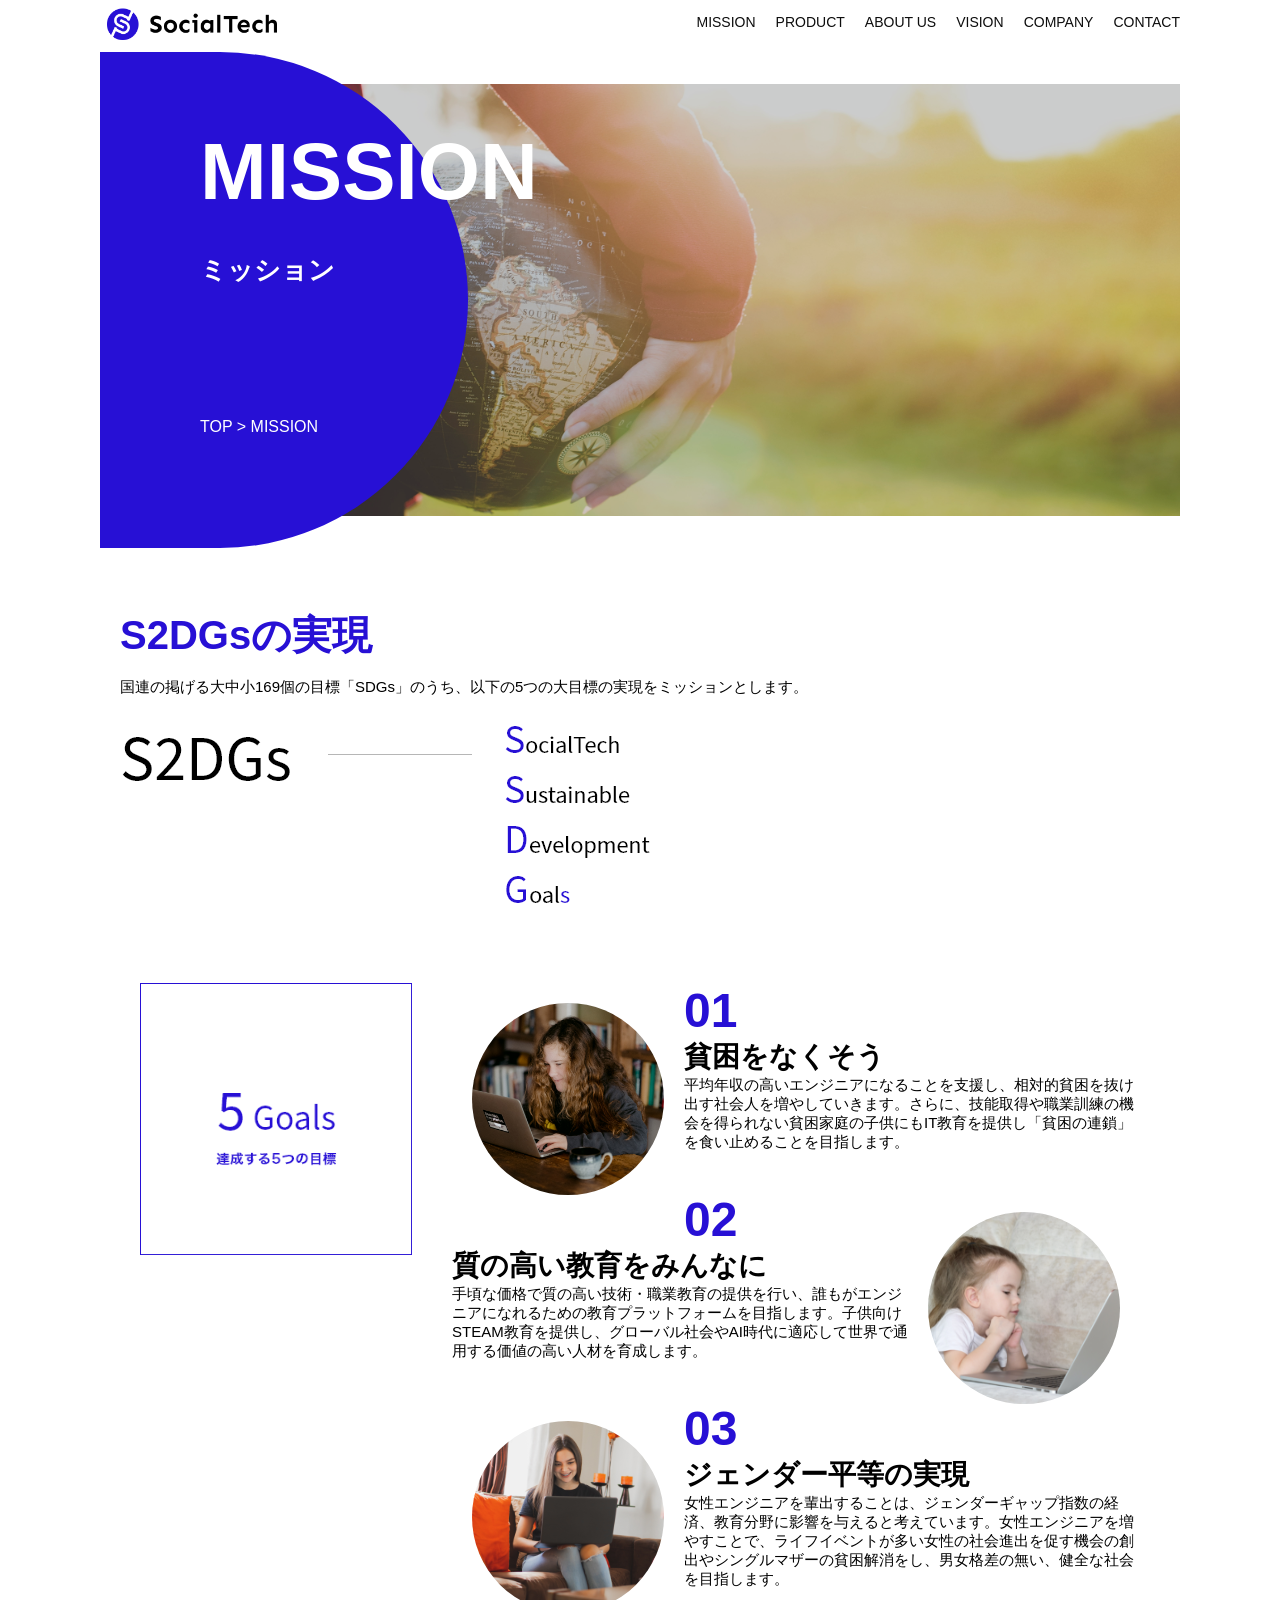
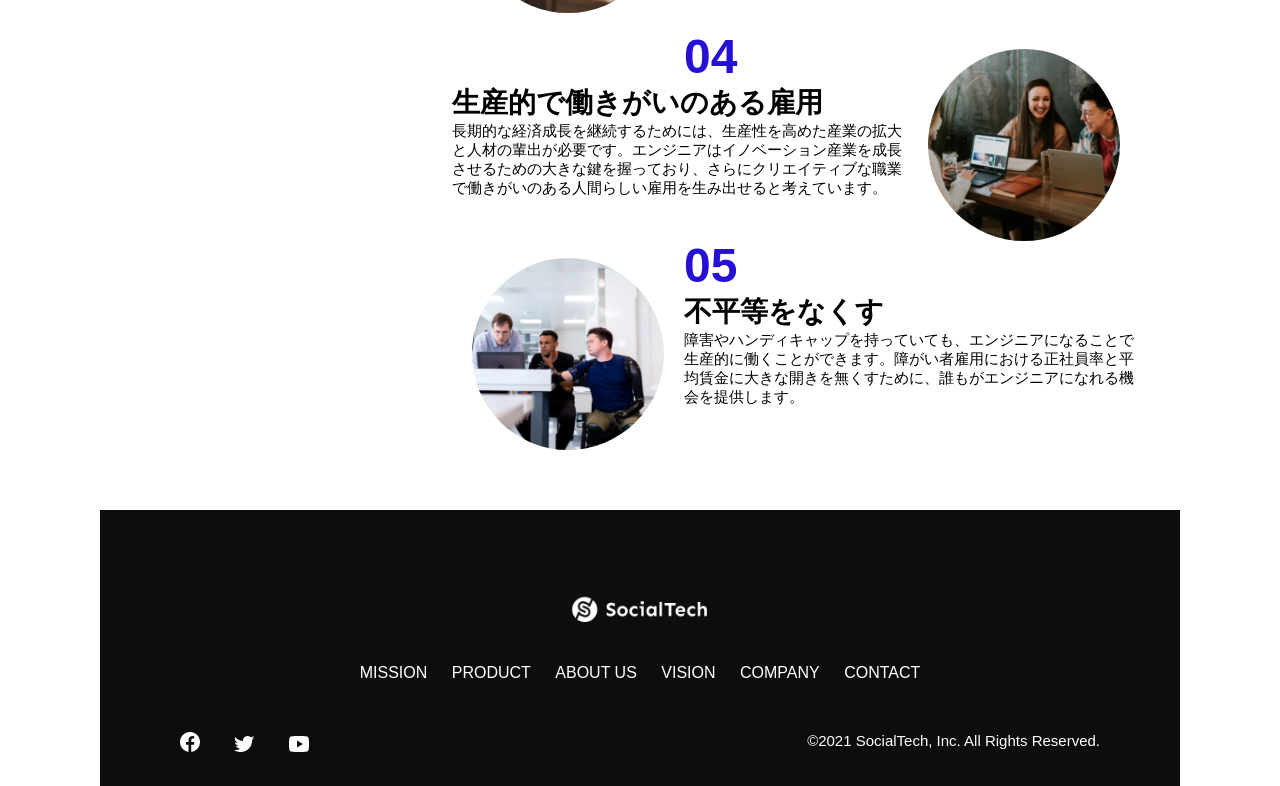
<file: kadai_tutorial_output/mission.html>
<!DOCTYPE html>
<html>
  <head>
    <title>SocialTech - MISSION ミッション -</title>
    <meta charset="utf-8">
    <meta name="description" content="SocialTechが目指す5つの目標（S2DGs）を紹介します">
    <meta name="viewport" content="width=device-width, initial-scale=1.0">
    <link rel="stylesheet" href="style.css">
  </head>

  <body>
    <!-- ヘッダー -->
    <header>
      <!-- ロゴ -->
      <a href="index.html" id="logo">
        <img src="images/logo.png" alt="トップページに戻る">
      </a>

      <!-- PC用ナビゲーション -->
      <nav id="nav-pc">
        <ul>
          <li><a href="mission.html">MISSION</a></li>
          <li><a href="product.html">PRODUCT</a></li>
          <li><a href="index.html#aboutus">ABOUT US</a></li>
          <li><a href="index.html#vision">VISION</a></li>
          <li><a href="index.html#company">COMPANY</a></li>
          <li><a href="index.html#contact">CONTACT</a></li>
        </ul>
      </nav>

      <!-- スマホ用メニューボタン -->
      <button id="menu-sp" onclick="document.getElementById('nav-sp').style.display = 'block'">
        <img src="images/button-menu.png" alt="ナビゲーションを開く">
      </button>

      <!-- スマホ用ナビゲーション -->
      <div id="nav-sp">
        <button id="close" onclick="document.getElementById('nav-sp').style.display = 'none'">
          <img src="images/button-close.png" alt="ナビゲーションを閉じる">
        </button>

        <nav>
          <ul>
            <li>
              <a id="logo-sp" href="index.html" onclick="document.getElementById('nav-sp').style.display = 'none'"><img src="images/logo-sp.png" alt="トップページに戻る"></a>
            </li>
            <li><a class="menu" href="mission.html" onclick="document.getElementById('nav-sp').style.display = 'none'">MISSION</a></li>
            <li><a class="menu" href="product.html" onclick="document.getElementById('nav-sp').style.display = 'none'">PRODUCT</a></li>
            <li><a class="menu" href="index.html#aboutus" onclick="document.getElementById('nav-sp').style.display = 'none'">ABOUT US</a></li>
            <li><a class="menu" href="index.html#vision" onclick="document.getElementById('nav-sp').style.display = 'none'">VISION</a></li>
            <li><a class="menu" href="index.html#company" onclick="document.getElementById('nav-sp').style.display = 'none'">COMPANY</a></li>
            <li><a class="menu" href="index.html#contact" onclick="document.getElementById('nav-sp').style.display = 'none'">CONTACT</a></li>
          </ul>
        </nav>
        <div id="sns">
          <a href="https://www.facebook.com/sejuku2013">
            <img src="images/button-facebook.png" alt="Facebookのリンク">
          </a>
          <a href="https://twitter.com/samuraijuku">
            <img src="images/button-twitter.png" alt="Twitterのリンク">
          </a>
          <a href="https://www.youtube.com/channel/UCCFOQO5aDK0xXam4cUQXT8g">
            <img src="images/button-youtube.png" alt="YouTubeのリンク">
          </a>
        </div>
      </div>
    </header>

    <main>
      <article>
        <section id="mission-main">
          <div class="mission-main-inner">
            <div id="mission-title">
              <h1>MISSION<br><span>ミッション</span></h1>
              <p>TOP > MISSION</p>
            </div>
          </div>
        </section>

        <section id="mission-s2dgs">
          <h2 class="mission-h2">S2DGsの実現</h2>
          <p>国連の掲げる大中小169個の目標「SDGs」のうち、以下の5つの大目標の実現をミッションとします。</p>
          <img src="images/mission/mission-s2dgs.png" alt="S2DGs">
        </section>

        <section id="mission-five-goals">
          <div class="five-goals-image">
            <img src="images/mission/mission-5goals.png" alt="5Goals">
          </div>
          <div class="five-goals-read">
            <div>
              <img class="fivegoals-image-left" src="images/mission/mission-5goals01.png" alt="PCを操作する女の子">
              <span class="fivegoals-number">01</span>
              <h3 class="fivegoals-h3">貧困をなくそう</h3>
              <p class="fivegoals-p">平均年収の高いエンジニアになることを支援し、相対的貧困を抜け出す社会人を増やしていきます。さらに、技能取得や職業訓練の機会を得られない貧困家庭の子供にもIT教育を提供し「貧困の連鎖」を食い止めることを目指します。</p>
            </div>
            <div>
              <img class="fivegoals-image-right" src="images/mission/mission-5goals02.png" alt="PCを見つめる小さい女の子">
              <span class="fivegoals-number">02</span>
              <h3 class="fivegoals-h3">質の高い教育をみんなに</h3>
              <p class="fivegoals-p">手頃な価格で質の高い技術・職業教育の提供を行い、誰もがエンジニアになれるための教育プラットフォームを目指します。子供向けSTEAM教育を提供し、グローバル社会やAI時代に適応して世界で通用する価値の高い人材を育成します。</p>
            </div>
            <div>
              <img class="fivegoals-image-left" src="images/mission/mission-5goals03.png" alt="PCを操作する女性">

              <span class="fivegoals-number">03</span>
              <h3 class="fivegoals-h3">ジェンダー平等の実現</h3>
              <p class="fivegoals-p">女性エンジニアを輩出することは、ジェンダーギャップ指数の経済、教育分野に影響を与えると考えています。女性エンジニアを増やすことで、ライフイベントが多い女性の社会進出を促す機会の創出やシングルマザーの貧困解消をし、男女格差の無い、健全な社会を目指します。</p>
            </div>
            <div>
              <img class="fivegoals-image-right" src="images/mission/mission-5goals04.png" alt="笑顔で話し合う3人の男女">
              <span class="fivegoals-number">04</span>
              <h3 class="fivegoals-h3">生産的で働きがいのある雇用</h3>
              <p class="fivegoals-p">長期的な経済成長を継続するためには、生産性を高めた産業の拡大と人材の輩出が必要です。エンジニアはイノベーション産業を成長させるための大きな鍵を握っており、さらにクリエイティブな職業で働きがいのある人間らしい雇用を生み出せると考えています。</p>
            </div>
            <div>
              <img class="fivegoals-image-left" src="images/mission/mission-5goals05.png" alt="障害を持つ男性が生き生きと働く様子">
              <span class="fivegoals-number">05</span>
              <h3 class="fivegoals-h3">不平等をなくす</h3>
              <p class="fivegoals-p">障害やハンディキャップを持っていても、エンジニアになることで生産的に働くことができます。障がい者雇用における正社員率と平均賃金に大きな開きを無くすために、誰もがエンジニアになれる機会を提供します。</p>
            </div>
          </div>
        </section>
      </article>
    </main>

    <footer>
      <div id="footer-logo">
        <img src="images/logo-sp.png" alt="SocialTech">
      </div>
      <div id="footer-link">
        <a href="mission.html">MISSION</a>
        <a href="product.html">PRODUCT</a>
        <a href="index.html#aboutus">ABOUT US</a>
        <a href="index.html#vision">VISION</a>
        <a href="index.html#company">COMPANY</a>
        <a href="index.html#contact">CONTACT</a>
      </div>
      <div id="sns-footer">
        <div class="sns-btns">
          <a href="https://www.facebook.com/sejuku2013"><img src="images/button-facebook.png" alt="Facebookのリンク"></a>
          <a href="https://twitter.com/samuraijuku"><img src="images/button-twitter.png" alt="Twitterのリンク"></a>
          <a href="https://www.youtube.com/channel/UCCFOQO5aDK0xXam4cUQXT8g"><img src="images/button-youtube.png" alt="YouTubeのリンク"></a>
        </div>
        <p id="copyright">&copy;2021 SocialTech, Inc. All Rights Reserved.</p>
      </div>
    </footer>

  </body>
</html>
</file>
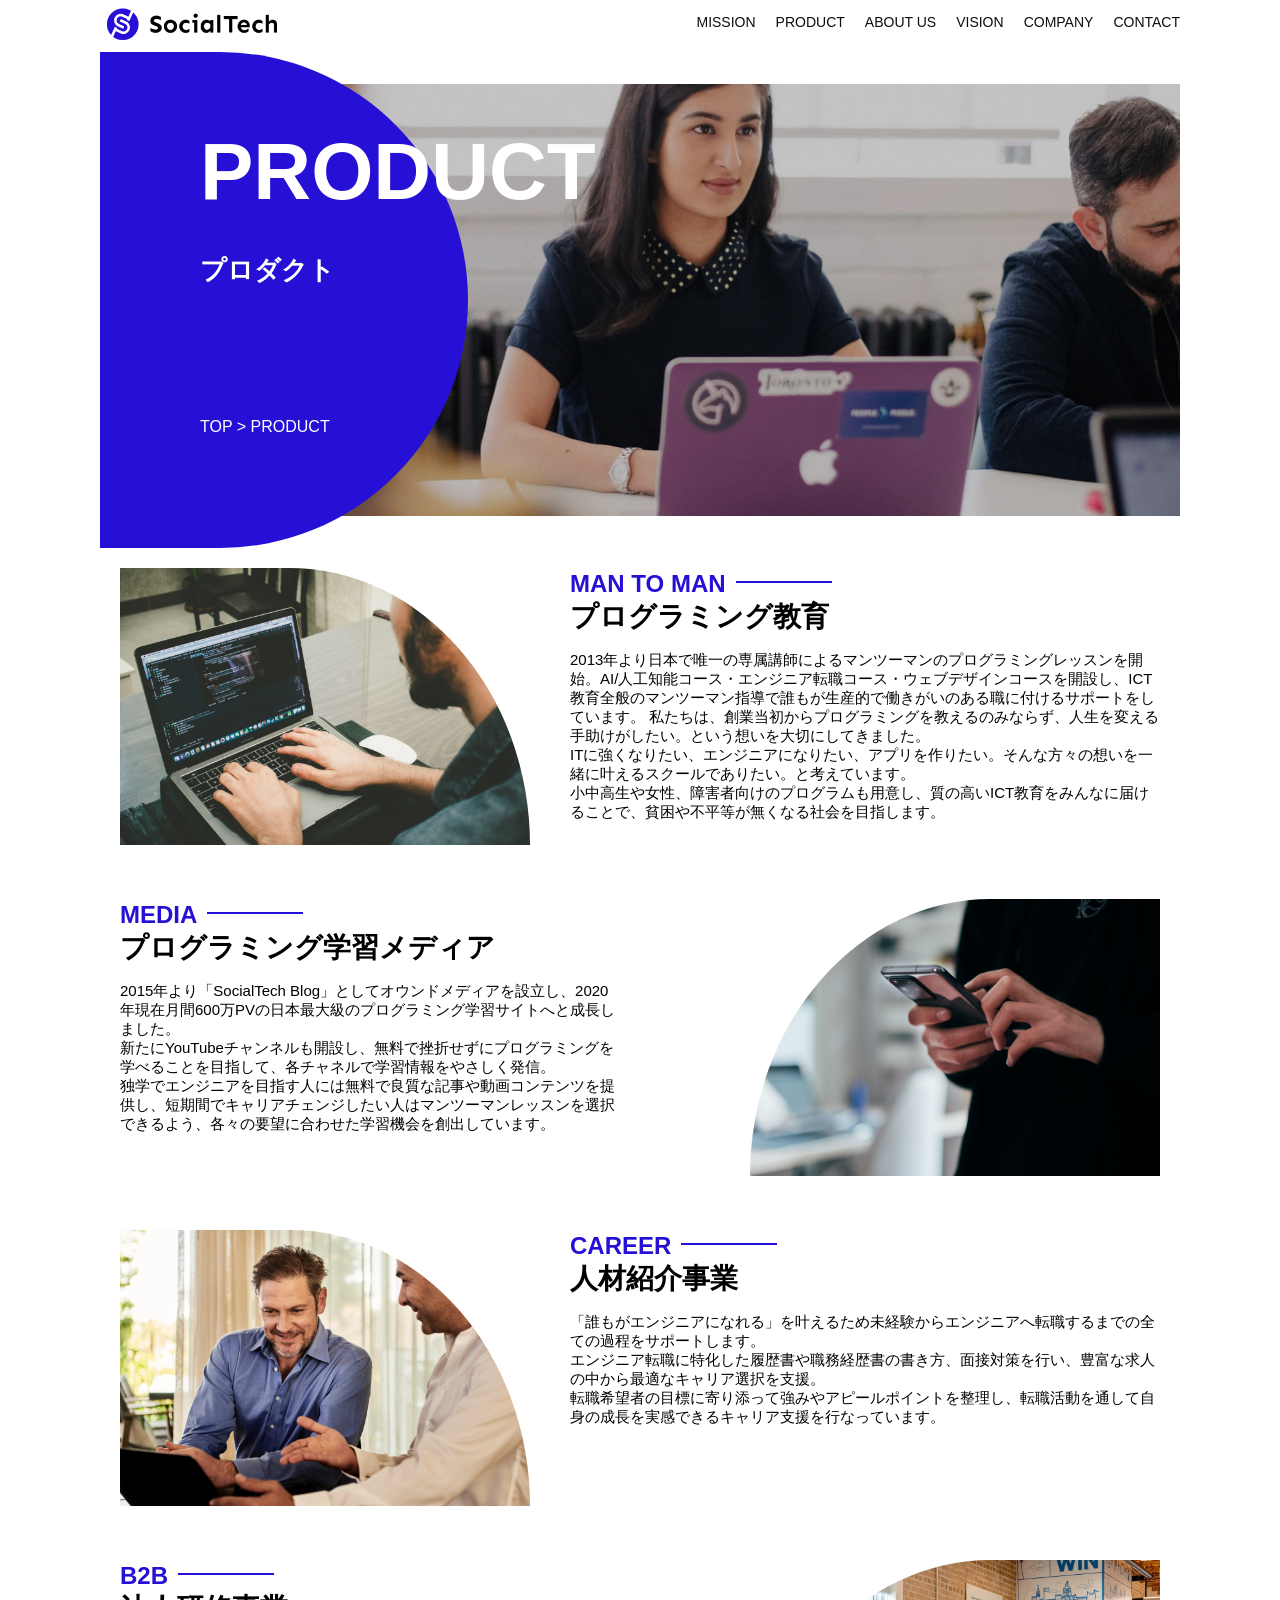
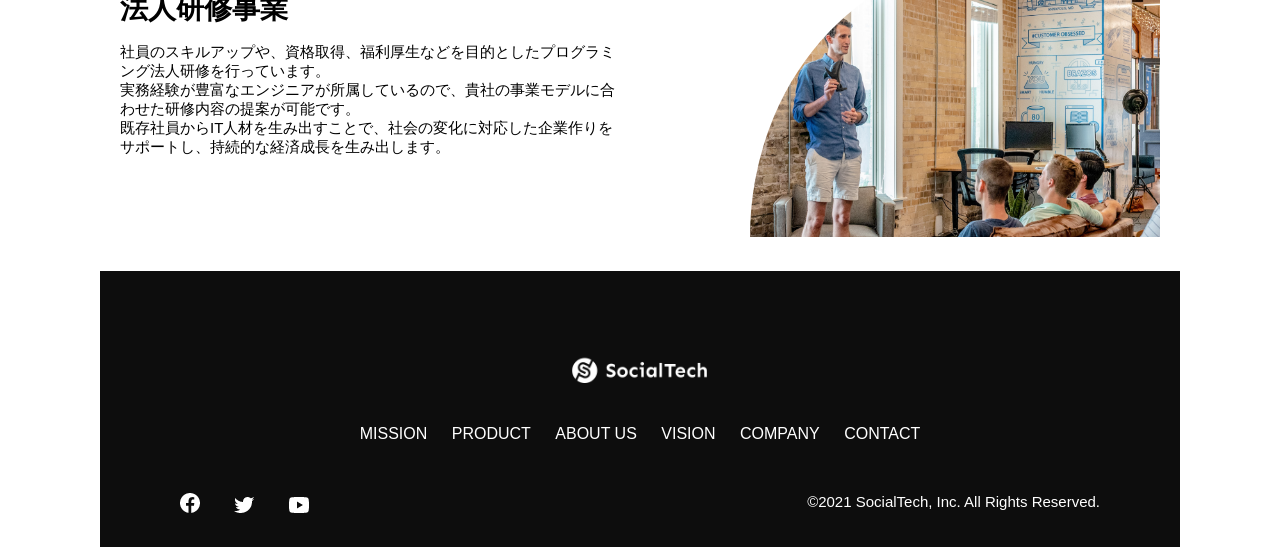
<file: kadai_tutorial_output/product.html>
<!DOCTYPE html>
<html>
  <head>
    <title>SocialTech -PRODUCT プロダクト-</title>
    <meta charset="utf-8">
    <meta name="description" content="SocialTechの4つのプロダクトを紹介します">
    <meta name="viewport" content="width=device-width, initial-scale=1.0">
    <link rel="stylesheet" href="style.css">
  </head>

  <body>
    <!-- ヘッダー -->
    <header>
      <!-- ロゴ -->
      <a href="index.html" id="logo">
        <img src="images/logo.png" alt="トップページに戻る">
      </a>

      <!-- PC用ナビゲーション -->
      <nav id="nav-pc">
        <ul>
          <li><a href="mission.html">MISSION</a></li>
          <li><a href="product.html">PRODUCT</a></li>
          <li><a href="index.html#aboutus">ABOUT US</a></li>
          <li><a href="index.html#vision">VISION</a></li>
          <li><a href="index.html#company">COMPANY</a></li>
          <li><a href="index.html#contact">CONTACT</a></li>
        </ul>
      </nav>

      <!-- スマホ用メニューボタン -->
      <button id="menu-sp" onclick="document.getElementById('nav-sp').style.display = 'block'">
        <img src="images/button-menu.png" alt="ナビゲーションを開く">
      </button>

      <!-- スマホ用ナビゲーション -->
      <div id="nav-sp">
        <button id="close" onclick="document.getElementById('nav-sp').style.display = 'none'">
          <img src="images/button-close.png" alt="ナビゲーションを閉じる">
        </button>

        <nav>
          <ul>
            <li>
              <a id="logo-sp" href="index.html" onclick="document.getElementById('nav-sp').style.display = 'none'"><img src="images/logo-sp.png" alt="トップページに戻る"></a>
            </li>
            <li><a class="menu" href="mission.html" onclick="document.getElementById('nav-sp').style.display = 'none'">MISSION</a></li>
            <li><a class="menu" href="product.html" onclick="document.getElementById('nav-sp').style.display = 'none'">PRODUCT</a></li>
            <li><a class="menu" href="index.html#aboutus" onclick="document.getElementById('nav-sp').style.display = 'none'">ABOUT US</a></li>
            <li><a class="menu" href="index.html#vision" onclick="document.getElementById('nav-sp').style.display = 'none'">VISION</a></li>
            <li><a class="menu" href="index.html#company" onclick="document.getElementById('nav-sp').style.display = 'none'">COMPANY</a></li>
            <li><a class="menu" href="index.html#contact" onclick="document.getElementById('nav-sp').style.display = 'none'">CONTACT</a></li>
          </ul>
        </nav>
        <div id="sns">
          <a href="https://www.facebook.com/sejuku2013">
            <img src="images/button-facebook.png" alt="Facebookのリンク">
          </a>
          <a href="https://twitter.com/samuraijuku">
            <img src="images/button-twitter.png" alt="Twitterのリンク">
          </a>
          <a href="https://www.youtube.com/channel/UCCFOQO5aDK0xXam4cUQXT8g">
            <img src="images/button-youtube.png" alt="YouTubeのリンク">
          </a>
        </div>
      </div>
    </header>

    <main>
      <article>
        <section id="product-main">
          <div class="product-main-inner">
            <div id="product-title">
              <h1>PRODUCT<br><span>プロダクト</span></h1>
              <p>TOP > PRODUCT</p>
            </div>
          </div>
        </section>

        <section class="product-section product-section-left">
          <div class="product-section-img">
            <img src="images/product/product-mantoman.png" alt="PCでコードを書く男性">
          </div>
          <div class="product-read">
            <h2 class="product-h2">MAN TO MAN</h2>
            <h3 class="product-h3">プログラミング教育</h3>
            <p>
              2013年より日本で唯一の専属講師によるマンツーマンのプログラミングレッスンを開始。AI/人工知能コース・エンジニア転職コース・ウェブデザインコースを開設し、ICT教育全般のマンツーマン指導で誰もが生産的で働きがいのある職に付けるサポートをしています。 私たちは、創業当初からプログラミングを教えるのみならず、人生を変える手助けがしたい。という想いを大切にしてきました。<br>ITに強くなりたい、エンジニアになりたい、アプリを作りたい。そんな方々の想いを一緒に叶えるスクールでありたい。と考えています。<br>小中高生や女性、障害者向けのプログラムも用意し、質の高いICT教育をみんなに届けることで、貧困や不平等が無くなる社会を目指します。
            </p>
          </div>
        </section>

        <section class="product-section product-section-right">
          <div class="product-read">
            <h2 class="product-h2">MEDIA</h2>
            <h3 class="product-h3">プログラミング学習メディア</h3>
            <p>2015年より「SocialTech Blog」としてオウンドメディアを設立し、2020年現在月間600万PVの日本最大級のプログラミング学習サイトへと成長しました。<br>新たにYouTubeチャンネルも開設し、無料で挫折せずにプログラミングを学べることを目指して、各チャネルで学習情報をやさしく発信。<br>独学でエンジニアを目指す人には無料で良質な記事や動画コンテンツを提供し、短期間でキャリアチェンジしたい人はマンツーマンレッスンを選択できるよう、各々の要望に合わせた学習機会を創出しています。</p>
          </div>
          <div class="product-section-img">
            <img src="images/product/product-media.png" alt="スマートフォンを操作する人">
          </div>
        </section>

        <section class="product-section product-section-left">
          <div class="product-section-img">
            <img src="images/product/product-career.png" alt="笑顔で話し合う2人の男性">
          </div>
          <div class="product-read">
            <h2 class="product-h2">CAREER</h2>
            <h3 class="product-h3">人材紹介事業</h3>
            <p>「誰もがエンジニアになれる」を叶えるため未経験からエンジニアへ転職するまでの全ての過程をサポートします。<br>エンジニア転職に特化した履歴書や職務経歴書の書き方、面接対策を行い、豊富な求人の中から最適なキャリア選択を支援。<br>転職希望者の目標に寄り添って強みやアピールポイントを整理し、転職活動を通して自身の成長を実感できるキャリア支援を行なっています。<br></p>
          </div>
        </section>

        <section class="product-section product-section-right">
          <div class="product-read">
            <h2 class="product-h2">B2B</h2>
            <h3 class="product-h3">法人研修事業</h3>
            <p>社員のスキルアップや、資格取得、福利厚生などを目的としたプログラミング法人研修を行っています。<br>実務経験が豊富なエンジニアが所属しているので、貴社の事業モデルに合わせた研修内容の提案が可能です。<br>既存社員からIT人材を生み出すことで、社会の変化に対応した企業作りをサポートし、持続的な経済成長を生み出します。</p>
          </div>
          <div class="product-section-img">
            <img src="images/product/product-b2b.png" alt="講演中の男性とそれを聴く人々">
          </div>
        </section>
      </article>
    </main>

    <footer>
      <div id="footer-logo">
        <img src="images/logo-sp.png" alt="SocialTech">
      </div>
      <div id="footer-link">
        <a href="mission.html">MISSION</a>
        <a href="product.html">PRODUCT</a>
        <a href="index.html#aboutus">ABOUT US</a>
        <a href="index.html#vision">VISION</a>
        <a href="index.html#company">COMPANY</a>
        <a href="index.html#contact">CONTACT</a>
      </div>
      <div id="sns-footer">
        <div class="sns-btns">
          <a href="https://www.facebook.com/sejuku2013"><img src="images/button-facebook.png" alt="Facebookのリンク"></a>
          <a href="https://twitter.com/samuraijuku"><img src="images/button-twitter.png" alt="Twitterのリンク"></a>
          <a href="https://www.youtube.com/channel/UCCFOQO5aDK0xXam4cUQXT8g"><img src="images/button-youtube.png" alt="YouTubeのリンク"></a>
        </div>
        <p id="copyright">&copy;2021 SocialTech, Inc. All Rights Reserved.</p>
      </div>
    </footer>
    
  </body>
</html>
</file>
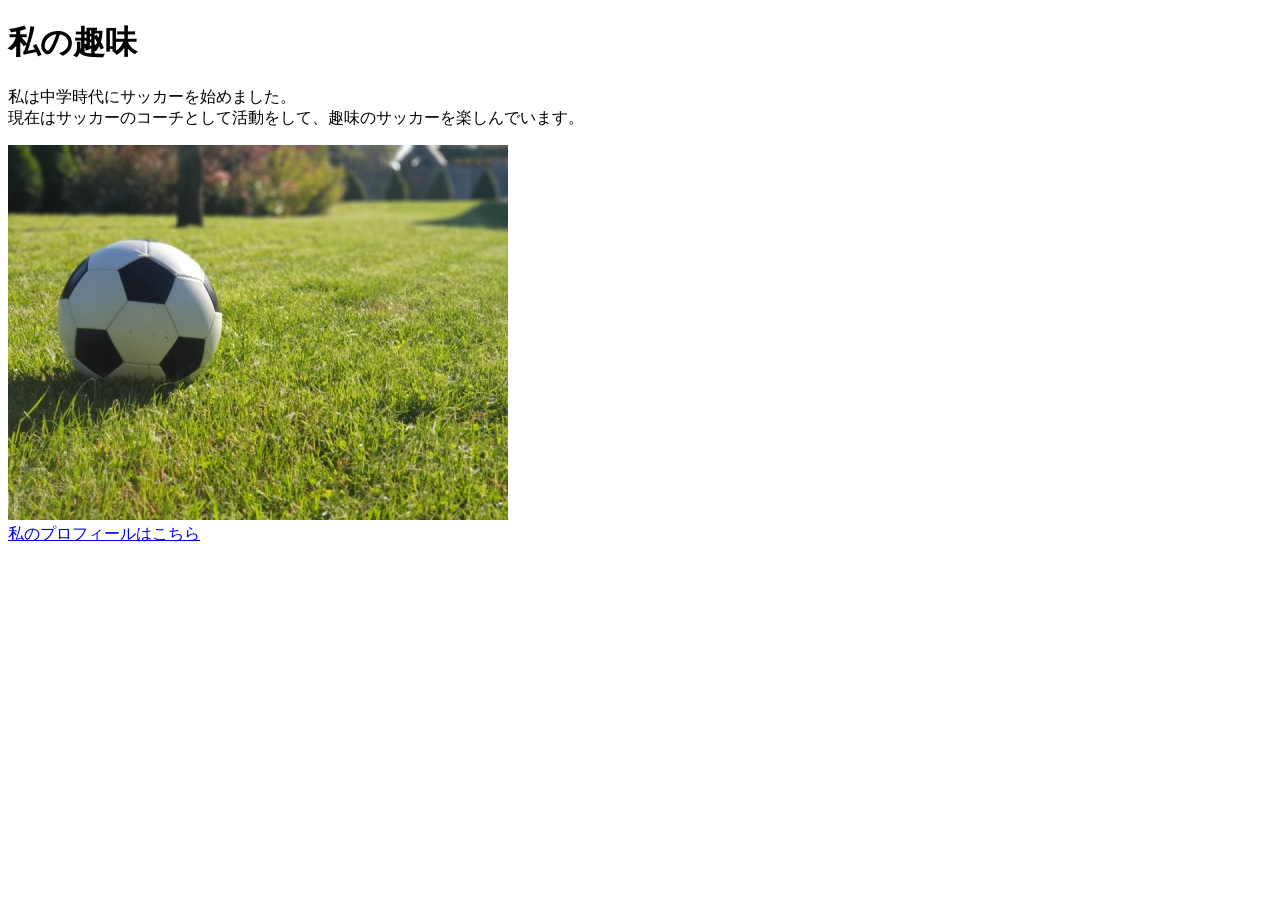
<file: kadai5/html/kadai_005.html>
<!DOCTYPE html>
<html>
<head>
  <title>5章課題</title>
  <meta name="description" content="このページは5章の課題です。">
  <meta charset="UTF-8">
</head>
<body>
  <h1>私の趣味</h1>
  <p>私は中学時代にサッカーを始めました。<br>
    現在はサッカーのコーチとして活動をして、趣味のサッカーを楽しんでいます。
  </p>
  <img src="../images/sample.jpg" alt="ロゴ"><br>
  <a href="https://x.com/samuraijuku">私のプロフィールはこちら</a>
</body>
</html>
</file>
<file: kadai_013/style.css>
/* PC、スマホ共通スタイル */
body {
  font-family: "Source Sans Pro", "Hiragino Kaku Gothic ProN", Meiryo, Arial,
    sans-serif;
}

p {
  font-size: 15px;
}

#main-visual > img {
  width: 100%;
}

/*================
PC用のスタイル
=================*/
@media screen and (min-width: 768px) {
  /* 横幅設定 */
  body {
    max-width: 1080px;
    min-width: 960px;
    margin: 0 auto 0 auto;
  }

  /* ヘッダー */
  header {
    display: flex;
    justify-content: space-between;
  }

  /* PC用ナビゲーション */
  #nav-pc {
    text-align: right;
    font-size: 14px;
    padding-top: 15px;
  }

  /* PC用ナビゲーションのリンク */
  #nav-pc > a {
    text-decoration: none;
    margin-left: 20px;
  }

  #nav-pc > a:link {
    color: #0d0d0d;
  }

  #nav-pc > a:visited {
    color: #0d0d0d;
  }

  #nav-pc > a:hover {
    color: #0d0d0d;
    text-decoration: underline;
  }

  #nav-pc > a:active {
    color: #0d0d0d;
  }

  /* スマホ用メニューをPCでは非表示 */
  #menu-sp {
    display: none;
  }

  #nav-sp {
    display: none;
  }
}

/*================
スマホ用のスタイル
=================*/
@media screen and (max-width: 767px) {
  /* 横幅設定 */
  body {
    min-width: 375px;
    margin: 0;
  }

  /* PC用ナビゲーションを非表示 */
  #nav-pc {
    display: none;
  }

  /* ハンバーガーメニュー */
  #menu-sp {
    float: right;
    padding: 0;
  }

  /* スマホ用ナビゲーション */
  #nav-sp {
    background-color: #ce933e;
    position: absolute;
    left: 0;
    top: 0;
    height: 100%;
    width: 100%;
    display: none;
    z-index: 100;
  }

  /* リストの余白 */
  #nav-sp ul {
    padding-left: 0;
  }

  /* リストの「・」を消す */
  #nav-sp li {
    list-style: none;
  }

  /* 閉じるボタン */
  #close {
    position: absolute;
    top: 20px;
    right: 20px;
  }

  /* スマホ用ロゴ */
  #logo-sp {
    margin: 80px 0 30px 20px;
  }

  /* スマホ用ナビゲーションのリンク */
  #nav-sp a {
    display: block;
  }

  #nav-sp a:link {
    color: #ffffff;
  }

  #nav-sp a:visited {
    color: #ffffff;
  }

  #nav-sp a:hover {
    color: #ffffff;
    text-decoration: underline;
  }

  #nav-sp a:active {
    color: #ffffff;
  }

  /* メニュー項目 */
  #nav-sp .menu {
    text-decoration: none;
    display: block;
    margin: 0 20px;
    height: 44px;
    font-size: 16px;
    background-image: url("images/arrow.png");
    background-repeat: no-repeat;
    background-position: right top;
  }
}
</file>
<file: kadai_tutorial_output/style.css>
/* PC、スマホ共通スタイル */
* {
  box-sizing: border-box;
}

p {
  font-size: 15px;
}

body {
  max-width: 1080px;
  margin: 0 auto 0 auto;
  font-family: "Source Sans Pro", "Hiragino Kaku Gothic ProN", Meiryo, Arial, sans-serif;
}
  
/* ヘッダー */
header {
  display: flex;
  justify-content: space-between;
}

/* ナビゲーションのレイアウト */
#nav-pc {
  font-size: 14px;
}

#nav-pc ul {
  display: flex;
  padding-left: 0;
}

#nav-pc li {
  list-style: none;
}

/* ナビゲーションのリンクの装飾設定 */
#nav-pc a {
  text-decoration: none;
  margin-left: 20px;
  color: #0d0d0d;
}

#nav-pc a:hover {
  text-decoration: underline;
}

/* スマホ用ナビを非表示 */
#nav-sp,
#menu-sp {
  display: none;
}

/* メインビジュアル*/
#main-visual {
  position: relative;
  height: 400px;
}

#main-message {
  position: absolute;
  top: 0;
  left: 0;
  background-color: #2710d5;
  color: #ffffff;
  border-radius: 0 0 476px 0;
  max-width: 620px;
  height: 100%;
  width: 100%;
  z-index: 11;
}

#main-message h1 {
  font-size: 60px;
  margin: 100px 0 0 50px;
}

#main-message > p {
  font-size: 28px;
  margin: 0 0 0 50px;
}

#main-visual > img {
  max-width: 620px;
  border-radius: 476px 0 0 0;
  position: absolute;
  top: 0;
  right: 0;
  z-index: 10;
}

/*見出し*/
h2 {
  margin: 40px 0 0 0;
}

h2::after {
  content: url("images/line.png");
  margin-left: 10px;
}

h3 {
  font-size: 27px;
}

/* ミッション */
#mission {
  margin: 80px auto 80px auto;
}

#mission-flex {
  display: flex;
}

#mission-flex > div {
  width: 50%;
  margin: 20px;
}

#mission-photo {
  width: 100%;
}

#s2dgs {
  margin-top: 50px;
  width: 100%;
}

/* プロダクト */
#product {
  background-color: #fafafa;
  margin: 80px 0 80px 0;
  padding: 10px 40px 0px 40px;
}

/* 外枠 */
#product .product-flex {
  margin-top: 40px;
  display: flex;
}

/* 左のカラム */
#product-left {
  width: 50%;
  margin-right: 20px;
}

/* 右のカラム */
#product-right {
  width: 50%;
  margin-left: 20px;
  margin-top: 80px;
}

/* 写真＋説明の枠 */
#product-left > div {
  position: relative;
  height: 480px;
  margin-right: 20px;
}

#product-right > div {
  position: relative;
  height: 480px;
  margin-left: 20px;
}

/* 写真*/
.product-photo {
  width: 100%;
}

/* 説明文の枠 */
.product-explain {
  background-color: #ffffff;
  position: absolute;
  left: 0;
  bottom: 50px;
  margin: 0 40px 0 40px;
  padding: 20px;
  box-shadow: 5px 5px 10px rgba(0, 0, 0, 0.05);
}

/* 説明文の英語 */
.product-explain > span {
  color: #2710d5;
  font-weight: bold;
  font-size: 16px;
  margin: 0px;
}

/* 説明文の見出し */
.product-explain > h3 {
  margin: 5px 0 5px 0;
}

/* 説明文 */
.product-explain > p {
  font-size: 14px;
  margin: 0;
}

/* もっと見るボタン */
#product-more {
  text-align: center;
}

#product-more a {
  position: relative;
  bottom: -42px;
}

/* ABOUT US */
#aboutus {
  margin: 80px auto 80px auto;
}

/* ３つの組織文化と写真を入れる枠 */
#aboutus > div {
  display: flex;
}

/* 写真 */
.culture-img {
  width: 50%;
  align-self: flex-start;
}

.culture-img2 {
  margin-top: 50px;
  width: 100%;
}

/* 3つの組織文化の表 */
.culture-table {
  margin-right: 50px;
}

/* 番号 */
.culture-num {
  font-size: 80px;
  color: #2710d5;
  padding: 0 20px 0 0;
}

/* 見出し */
.culture-table th {
  text-align: left;
  font-size: 28px;
  font-weight: bold;
}

/* 組織文化英語 */
.culture-en {
  color: #2710d5;
  font-size: 24px;
}

/* 説明文 */
.culture-description {
  margin: 0;
}

/* ビジョン */
#vision {
  margin: 80px auto 80px auto;
}

/* セクション内の外枠*/
#vision > div {
  display: flex;
  justify-content: space-between;
  flex-wrap: wrap;
}

/*7つの行動指針の枠*/
.vision-box {
  width: 300px;
  height: 300px;
  margin-bottom: 30px;
  position: relative;
}

.vision-box > img {
  width: 100%;
  position: relative;
  z-index: 30;
}

.vision-box > div {
  position: absolute;
  top: 0;
  left: 0;
  z-index: 31;
  margin-right: 20px;
}

.vision-box > div > h4 {
  color: #2710d5;
  font-size: 19px;
  margin: 80px 0 0 0;
}

.vision-box > div > h4::first-letter {
  font-size: 40px;
}

.vision-box > div > h5 {
  font-size: 20px;
  margin: 0 0 0 0;
}

.vision-box > div > p {
  margin: 10px 0 0 0;
}

/*会社概要*/
#company {
  margin: 80px auto 80px auto;
}

#company-table {
  width: 100%;
}

.tableheader {
  text-align: left;
  padding: 20px;
  border-bottom-color: #2710d5;
  border-bottom-width: 1px;
  border-bottom-style: solid;
  width: 100px;
}

.tableheader-first {
  border-top-color: #2710d5;
  border-top-width: 1px;
  border-top-style: solid;
}

.cell {
  padding: 30px;
  border-bottom-color: #ececec;
  border-bottom-width: 1px;
  border-bottom-style: solid;
}

.cell-first {
  border-top-color: #ececec;
  border-top-width: 1px;
  border-top-style: solid;
}

#company > iframe {
  width: 100%;
  height: 368px;
  margin-top: 40px;
}

/* お問い合わせ */
#contact {
  margin: 80px auto 80px auto;
}

/* 外枠 */
#contact > form > div {
  display: flex;
  flex-direction: row;
  flex-wrap: wrap;
  padding-bottom: 30px;
}

/* 左列　見出し */
.contact-heading {
  width: 240px;
  align-self: center;
}

/* 見出しのラベル */
.contact-label {
  font-weight: bold;
}

/* 必須 */
.contact-span {
  color: #ce2222;
  margin: 0 0 0 20px;
  font-weight: bold;
}

/* テキストボックス */
.contact-textbox {
  border-top: 0px;
  border-left: 0px;
  border-right: 0px;
  border-bottom-width: 1px;
  border-bottom-color: #707070;
  border-style: solid;
  background-color: #fafafa;
  height: 56px;
  width: 400px;
}

/* お問い合わせ内容のテキストエリア */
.contact-textarea {
  border-top: 0px;
  border-left: 0px;
  border-right: 0px;
  border-bottom-width: 1px;
  border-bottom-color: #707070;
  background-color: #fafafa;
  width: 400px;
  height: 200px;
}

/* 個人情報の取り扱い */
#contact dt {
  font-weight: bold;
}

#contact dd {
  margin: 0 0 16px 0;
}

#contact dd p {
  margin: 0;
}

#contact dd ul {
  padding-left: 0;
}

#contact dd li {
  margin-bottom: 0;
  list-style: none;
}

/* フッター */
footer {
  background-color: #0d0d0d;
  text-align: center;
  padding: 80px 80px 30px 80px;
}

#footer-logo {
  margin-bottom: 30px;
}

#footer-link {
  margin-bottom: 50px;
}

#footer-link > a {
  text-decoration: none;
  margin: 10px;
  color: #ffffff;
}

#footer-link > a:hover {
  text-decoration: underline;
}

#sns-footer {
  display: flex;
  justify-content: space-between;
}

#sns-footer a {
  margin-right: 30px;
}

#copyright {
  color: #ffffff;
  margin: 0;
}

/* mission.html用スタイル */
/* ミッションのメインビジュアル */
.mission-main-inner {
  background-image: url("images/mission/mission-main.png");
  background-repeat: no-repeat;
  background-position-y: center;
}

#mission-title {
  background-color: #2710d5;
  width: 368px;
  color: #ffffff;
  height: 496px;
  border-radius: 0 248px 248px 0;
  position: relative;
}

#mission-title h1 {
  position: absolute;
  top: 0;
  left: 100px;
  font-size: 80px;
  line-height: 1;
}

#mission-title h1 span {
  font-size: 26px;
}

#mission-title > p {
  position: absolute;
  top: 350px;
  left: 100px;
  font-size: 16px;
}

/* ミッションページ　S2DGSの設定 */
#mission-s2dgs {
  padding: 20px;
}

.mission-h2 {
  color: #2710d5;
  font-size: 40px;
}

.mission-h2::after {
  content: none;
}

/* ミッションページ　5つのゴールの設定 */
#mission-five-goals {
  padding: 20px;
  display: flex;
}

#mission-five-goals .five-goals-image {
  width: 30%;
  padding: 20px;
}

#mission-five-goals .five-goals-image img {
  width: 100%;
}

#mission-five-goals .five-goals-read {
  width: 70%;
  padding: 20px;
}

#mission-five-goals .five-goals-read > div {
  margin-bottom: 40px;
}

.fivegoals-image-right {
  float: right;
  margin: 20px;
}

.fivegoals-image-left {
  float: left;
  margin: 20px;
}

.fivegoals-number {
  color: #2710d5;
  font-size: 48px;
  font-weight: bold;
  margin: 0;
}

.fivegoals-h3 {
  font-size: 28px;
  margin: 0;
}

.fivegoals-p {
  margin: 0;
}

/* プロダクトページ */
.product-main-inner {
  background-image: url("images/product/product-main.png");
  background-repeat: no-repeat;
  background-position-y: center;
}

#product-title {
  background-color: #2710d5;
  width: 368px;
  color: #ffffff;
  height: 496px;
  border-radius: 0 248px 248px 0;
  position: relative;
}

#product-title h1 {
  position: absolute;
  top: 0;
  left: 100px;
  font-size: 80px;
  line-height: 1;
}

#product-title h1 span {
  font-size: 26px;
}

#product-title > p {
  position: absolute;
  top: 350px;
  left: 100px;
  font-size: 16px;
}

/* セクション */
.product-section {
  display: flex;
  padding: 20px 20px 0;
}

.product-section .product-section-img {
  width: 450px;
}

/* 右が画像のセクション*/
.product-section-left .product-section-img img {
  width: 100%;
  padding: 0 40px 30px 0;
  border-radius: 0 432px 0 0;
}

.product-section-left .product-read {
  width: 50%;
  flex-grow: 1;
}

.product-section-left .product-read p {
  margin-bottom: 0;
}

/* 右が画像のセクション*/
.product-section-right {
  justify-content: space-between;
}

.product-section-right .product-section-img img {
  width: 100%;
  padding: 0 0 30px 40px;
  border-radius: 432px 0 0 0;
}

.product-section-right .product-read {
  width: 500px;
}

.product-h2 {
  color: #2710d5;
  font-size: 24px;
  margin: 0;
}

.product-h3 {
  font-size: 28px;
  margin: 0;
}

/*====================
 スマートフォン用のスタイル
=====================*/
@media screen and (max-width: 767px) {
  /* PC用ナビゲーション非表示 */
  #nav-pc {
    display: none;
  }

  /* ハンバーガーメニュー */
  #menu-sp {
    display: block;
    background-color: transparent;
    float: right;
    padding: 0;
    border: none;
  }

  /* スマホ用ナビゲーションの表示切替*/
  /* 初期状態、レイアウトと非表示設定 */
  #nav-sp {
    background-color: #2710d5;
    position: fixed;
    left: 0;
    top: 0;
    height: 100%;
    width: 100%;
    display: none;
    z-index: 100;
  }

  /* ×ボタン */
  #close {
    position: absolute;
    top: 20px;
    right: 20px;
    background-color: transparent;
    border: none;
  }

  #nav-sp nav ul {
    padding-left: 0;
  }

  #nav-sp nav li {
    list-style: none;
  }

  /* ナビゲーションメニュー用ロゴ */
  #logo-sp {
    margin: 80px 0 30px 20px;
  }

  /* ナビゲーションのリンクの装飾設定 */
  #nav-sp nav a {
    display: block;
    color: #ffffff;
  }

  #nav-sp nav a:hover {
    text-decoration: underline;
  }

  #nav-sp .menu {
    text-decoration: none;
    margin: 0 20px 0 20px;
    height: 44px;
    font-size: 16px;
    background-image: url("images/arrow.png");
    background-repeat: no-repeat;
    background-position: right top;
  }

  #sns {
    position: absolute;
    bottom: 20px;
    left: 20px;
  }

  #sns > a {
    margin-right: 30px;
  }

  /* メインビジュアル */
  #main-visual {
    position: relative;
    height: 470px;
  }

  #main-visual > div {
    text-align: center;
    height: 280px;
  }

  #main-visual h1 {
    font-size: 28px;
    margin: 90px 0 0 0;
  }

  #main-visual > div > p {
    margin: 0;
    font-size: 15px;
  }

  #main-visual > img {
    width: 100%;
    border-radius: 476px 0 0 0;
    top: auto;
    bottom: 0;
  }

  /*見出し*/
  h2 {
    margin: 15px 0 15px 0;
  }
  
  h3 {
    font-size: 24px;
    margin: 10px 0 0 0;
  }

  /* ミッション */
  #mission {
    margin: 20px 0 20px 0;
    padding: 0 20px 0 20px;
  }

  #mission-flex {
    flex-direction: column;
  }

  #mission-flex > div {
  width: 100%;
  margin: 0;
}

  /* プロダクト */
  #product {
    margin: 0;
    padding: 10px 20px 0 20px;
  }

  /* 外枠 */
  #product .product-flex {
    flex-direction: column;
    margin-top: 0;
  }

  /* 左右のカラム　スマホでは縦並び */
  #product-left,
  #product-right {
    width: 100%;;
    margin: 0;
  }

  /* 写真＋説明の枠 */
  #product-left > div,
  #product-right > div {
    height: auto;
    margin: 0;
  }

  /* 説明文の枠 */
  .product-explain {
    position: relative;
    margin: 0;
  }

  .product-explain > h3 {
    margin: 10px 0 10px 0;
    font-size: 24px;
  }

  /* もっと見るボタン */
  #product-more {
    text-align: left;
  }

  /* ABOUT US */
  #aboutus {
    margin: 80px 20px 80px 20px;
  }

  #aboutus > div {
    flex-direction: column;
  }

  .culture-table th {
    font-size: 16px;
  }

  .culture-table {
    margin-right: 0;
    padding-right: 20px;
    order: 2;
  }

  .culture-img {
    width: 100%;
    order: 1;
  }

  .culture-img2 {
    margin-top: 0;
  }

  .culture-num {
    padding: 0;
  }

  .culture-description {
    margin: 0;
  }

  /* ビジョン */
  #vision {
    margin: 80px 20px 80px 20px;
  }

  .vision-box > img {
    position: absolute;
    top: 0;
    left: 0;
  }

  .vision-box > div > h4 {
    margin: 60px 0 0 0;
  }

  /*会社概要*/
  #company {
    margin: 0 20px 0 20px;
  }

  #company > h3 {
    margin-bottom: 20px;
  }

  .tableheader {
    width: 50px;
  }

  .cell {
    padding: 20px;
  }

  #company > iframe {
    height: 240px;
  }

  /* お問い合わせ */
  #contact {
    margin: 80px 20px 80px 20px;
  }

  #contact > h3 {
    margin-bottom: 20px;
  }

  #contact > form > div {
    flex-direction: column;
    margin-bottom: 20px;
  }

  .contact-heading {
    align-self: auto;
    margin-bottom: 20px;
  }

  .contact-textbox {
    min-width: 300px;
    width: 100%;
  }

  .contact-textarea {
    height: 150px;
    width: 100%;
  }

  .radiobutton {
    margin-bottom: 20px;
  }

  /* フッター */
  footer {
    padding: 30px 20px 50px 20px;
    text-align: left;
  }

  #footer-link > a {
    margin: 0 20px 30px 0;
    display: block;
    background-image: url("images/arrow.png");
    background-repeat: no-repeat;
    background-position: right top;
  }

  #footer-link > a:hover {
    text-decoration: underline;
  }

  #sns-footer {
    flex-direction: column;
    justify-content: flex-start;
  }

  #copyright {
    font-size: 12px;
    margin-top: 30px;
  }

  /* mission.html用スタイル */
  /* ミッションのメインビジュアル */
  #mission-main {
    height: 256px;
    margin-top: 4%;
    position: relative;
  }

  .mission-main-inner {
    height: 80%;
    background-size: cover;
  }

  #mission-title {
    width: 136px;
    height: 256px;
    position: absolute;
    top: -10%;
  }

  #mission-title h1 {
    left: 20px;
    font-size: 40px;
  }

  #mission-title h1 span {
    font-size: 18px;
  }

  #mission-title > p {
    top: 180px;
    left: 20px;
    font-size: 13px;
  }

  /* ミッションページ　S2DGSの設定 */
  .mission-h2 {
    font-size: 38px;
    margin: 0px;
  }

  .mission-h2::after {
    content: none;
  }

  #mission-s2dgs > img {
    width: 100%;
  }

  /* ミッションページ　5つのゴールの設定 */
  #mission-five-goals {
    flex-direction: column;
  }

  #mission-five-goals > div {
    padding: 0;
  }

  #mission-five-goals .five-goals-image,
  #mission-five-goals .five-goals-read {
    width: 100%;
    padding: 0;
  }

  #mission-five-goals .five-goals-read > div {
    display: flex;
    flex-direction: column;
  }

  .fivegoals-image-right,
  .fivegoals-image-left {
    align-self: center;
  }

  /* プロダクトページ */
  #product-main {
    height: 256px;
    margin-top: 4%;
    position: relative;
  }

  .product-main-inner {
    height: 80%;
    background-size: cover;
  }

  #product-title {
    width: 136px;
    height: 256px;
    position: absolute;
    top: -10%;
  }
  
  #product-title h1 {
    left: 20px;
    font-size: 40px;
  }

  #product-title h1 span {
    font-size: 18px;
  }

  #product-title > p {
    top: 180px;
    left: 20px;
    font-size: 13px;
  }

  /* セクション */
  .product-section {
    flex-direction: column;
  }

  .product-section .product-section-img {
    width: 100%;
  }
  
  .product-section .product-section-img img {
    width: 100%;
    padding: 0;
  }

  /* 右が画像のセクション*/
  .product-section-left .product-section-img img {
    border-radius: 0 300px 0 0;
  }

  .product-section-left .product-read {
    width: 100%;
    flex-grow: 1;
  }

  /* 右が画像のセクション*/
  .product-section-right .product-section-img img {
    order: 1;
    border-radius: 300px 0 0 0;
  }

  .product-section-right .product-read {
    order: 2;
    width: 100%;
  }

}
</file>
<file: kadai_015/style.css>
body {
  font-family: "Arial", "Meiryo", sans-serif;
  text-align: center;
}

html {
  font-size: 20px;
}

.blue {
  color: skyblue;
}

.pink {
  color: rgb(255, 192, 203);
}

h1 {
  font-family: "Josefin Sans", sans-serif;
  font-size: 2rem;
  letter-spacing: 1.2em;
  text-shadow: 2px 2px 3px gray;
  border-bottom: 3px solid rgb(115, 115, 114);
}

#basic p {
  font-weight: bold;
}
</file>
<file: kadai_018/style.css>
html {
  font-size: 20px;
}

body {
  margin: 0;
}

#top {
  width: 800px;
  background-color: #dcc9f4;
  margin: 20px auto;
  text-align: center;
}

.top-child {
  width: 20%;
  background-color: #ffd9df;
  display: inline-block;
}

#middle {
  width: 800px;
  height: 800px;
  background-color: #ffd9df;
  margin: 20px auto;
  position: relative;
}

#middle-child01,
#middle-child02,
#middle-child03 {
  width: 200px;
  height: 200px;
  background-color: #87ceeb;
  position: absolute;
}

#middle-child01 {
  top: 100px;
  left: 100px;
}

#middle-child02 {
  top: 300px;
  left: 300px;
}

#middle-child03 {
  top: 500px;
  left: 500px;
}

#bottom {
  width: 800px;
  height: 300px;
  background-color: #87ceeb;
  margin: 20px auto;
}

#bottom-child01,
#bottom-child02,
#bottom-child03 {
  width: 400px;
  height: 100px;
  background-color: #e5dcf0;
}

#bottom-child02 {
  position: relative;
  left: 200px;
}

#bottom-child03 {
  position: relative;
  left: 400px;
}
</file>
<file: kadai_022/style.css>
h1,
p,
body {
    margin: 0;
}

.contents p,
a {
    font-size: 20px;
}

/* header */
header {
    margin-bottom: 20px;
    background-color: rgb(244, 79, 79);
    text-align: center;
}

h1 {
    color: rgb(255, 255, 255);
}

/* main */
main {
    padding: 10px;
}

#parent {
    display: flex;
    justify-content: space-between;
}

.contents {
    border: solid 3px rgb(238, 204, 204);
    flex-basis: 25%;
    padding: 10px 15px;
    margin: 20px 0;
    text-align: center;
}

h2 {
    font-size: 25px;
    border-bottom: 3px dotted rgb(236, 122, 122);
}

h2::before {
    content: "●";
    color: rgb(239, 111, 139);
}

.contents p:nth-of-type(2)::first-letter {
    font-weight: bold;
    color: rgb(97, 206, 249);
}

.contents img {
    margin: 10px 0;
    width: 70%;
}

/* footer */
footer {
    background-color: rgb(244, 79, 79);
    text-align: center;
}

a {
    color: rgb(255, 255, 255);
}

a:visited {
    color: rgb(193, 234, 251);
}

a:hover {
    color: rgb(245, 178, 168);
}

/* スマートフォン */
@media screen and (max-width: 768px) {

    h2 {
        font-size: 30px;
    }

    .contents p {
        font-size: 25px;
    }

    #parent {
        flex-direction: column;
    }

}
</file>
